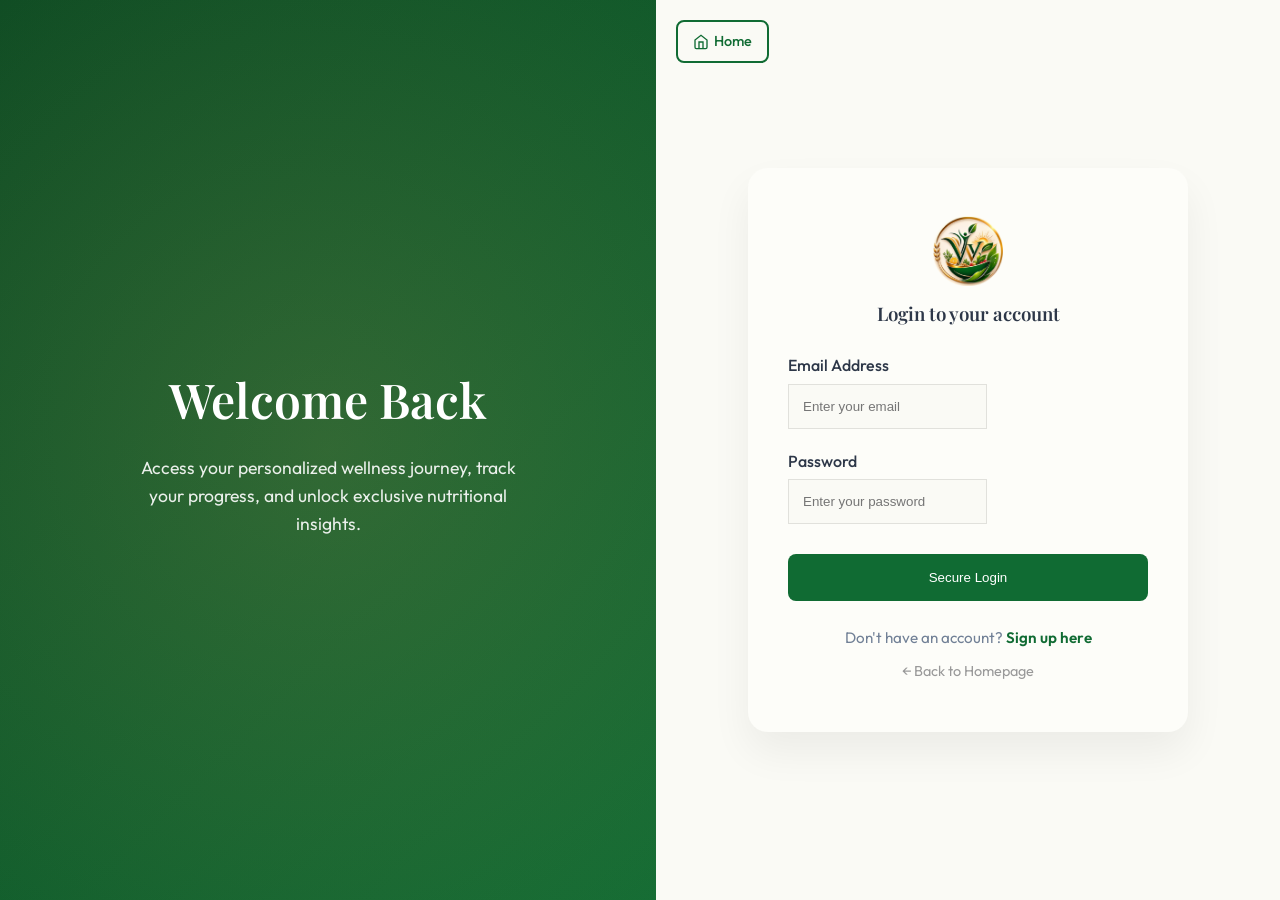
<file: admin.html>
<!DOCTYPE html>
<html lang="en">
<head>
    <meta charset="UTF-8">
    <meta name="viewport" content="width=device-width, initial-scale=1.0">
    <title>Admin Dashboard | Vedha Varshini Wellness</title>
    <link href="https://fonts.googleapis.com/css2?family=Outfit:wght@300;400;500;600;700&family=Playfair+Display:ital,wght@0,600;1,600&display=swap" rel="stylesheet">
    <link rel="icon" type="image/png" href="logo.png">
    <link rel="stylesheet" href="styles.css">
    <style>
        body { background-color: #f4f7f6; }
        .admin-container { max-width: 1200px; margin: 40px auto; padding: 20px; background: white; border-radius: 12px; box-shadow: 0 4px 15px rgba(0,0,0,0.05); }
        table { width: 100%; border-collapse: collapse; margin-top: 20px; }
        th, td { padding: 15px; text-align: left; border-bottom: 1px solid #eee; }
        th { background-color: #f9f9f9; color: #555; font-weight: 600; }
        .alert-box { background-color: #fff3cd; color: #856404; padding: 15px; border-radius: 8px; margin-bottom: 15px; border-left: 4px solid #ffeeba; }
    </style>
</head>
<body>
    <div class="admin-container">
        <div style="display: flex; justify-content: space-between; align-items: center;">
            <h1 style="color: #106B33;">Admin Dashboard (Static View)</h1>
            <a href="login.html" class="btn btn-outline">Logout</a>
        </div>
        
        <div id="alertsContainer" style="margin-top: 30px;">
            <h3>Needs Attention</h3>
            <div class="alert-box">
                <strong>Warning:</strong> John Doe's Premium Plan is expiring in 2 days! (2026-08-15)
            </div>
        </div>

        <h3 style="margin-top: 40px;">All Subscribers</h3>
        <table>
            <thead>
                <tr>
                    <th>Name</th>
                    <th>Email</th>
                    <th>Plan</th>
                    <th>Status</th>
                    <th>Expiry Date</th>
                    <th>Action</th>
                </tr>
            </thead>
            <tbody id="usersTableBody">
                <!-- Dynamically populated -->
            </tbody>
        </table>

        <!-- Manage Plans Section -->
        <hr style="margin: 50px 0; border: none; border-top: 1px solid #ddd;">
        
        <h3 style="color: #106B33;">Manage Subscription Plans</h3>
        
        <div style="background: #FAFAF5; padding: 20px; border-radius: 8px; margin-top: 20px; border: 1px solid #eee;">
            <h4>Create New Plan</h4>
            <form id="createPlanForm" style="display: flex; gap: 15px; align-items: flex-end; margin-top: 15px; flex-wrap: wrap;">
                <div class="form-group" style="flex: 1; min-width: 200px;">
                    <label>Plan Name</label>
                    <input type="text" id="newPlanName" required placeholder="e.g. Basic Plan" style="width: 100%; padding: 10px;">
                </div>
                <div class="form-group" style="flex: 1; min-width: 150px;">
                    <label>Price (₹)</label>
                    <input type="number" id="newPlanPrice" required placeholder="1999" style="width: 100%; padding: 10px;">
                </div>
                <div class="form-group" style="flex: 2; min-width: 250px;">
                    <label>Features (comma separated)</label>
                    <input type="text" id="newPlanFeatures" required placeholder="Feature 1, Feature 2" style="width: 100%; padding: 10px;">
                </div>
                <button type="submit" class="btn btn-primary" style="padding: 10px 20px;">Save Plan</button>
            </form>
        </div>

        <table style="margin-top: 20px;">
            <thead>
                <tr>
                    <th>Plan Name</th>
                    <th>Price</th>
                    <th>Features</th>
                    <th>Action</th>
                </tr>
            </thead>
            <tbody id="plansTableBody">
                <!-- Dynamically populated -->
            </tbody>
        </table>
    </div>

    <script>
        document.addEventListener('DOMContentLoaded', () => {
            // Protect admin route
            const currentUser = JSON.parse(sessionStorage.getItem('currentUser'));
            if (!currentUser || currentUser.role !== 'admin') {
                window.location.href = 'login.html';
                return;
            }

            const tbody = document.getElementById('usersTableBody');
            let users = JSON.parse(localStorage.getItem('users')) || [];

            if (users.length === 0) {
                tbody.innerHTML = '<tr><td colspan="6" style="text-align:center;">No users registered yet.</td></tr>';
                return;
            }

            users.forEach(user => {
                const tr = document.createElement('tr');
                tr.innerHTML = `
                    <td>${user.name}</td>
                    <td>${user.email}</td>
                    <td>${user.plan}</td>
                    <td style="color: ${user.status === 'ACTIVE' ? 'green' : 'orange'};">${user.status}</td>
                    <td>${user.expiryDate}</td>
                    <td><button class="btn btn-outline" style="padding: 5px 10px; font-size: 0.8rem;" onclick="alert('Static HTML view. Database disabled.')">Edit</button></td>
                `;
                tbody.appendChild(tr);
            });

            // Initialize default plans if none exist
            let plans = JSON.parse(localStorage.getItem('plans'));
            if (!plans) {
                plans = [
                    { id: 1, name: 'Basic Plan', price: 1999, features: ['Basic preventive wellness.'], isPopular: false },
                    { id: 2, name: 'Premium Plan', price: 3999, features: ['Advanced tracking and coaching.'], isPopular: true },
                    { id: 3, name: 'Elite Plan', price: 5999, features: ['Full access and personalized meal plans.'], isPopular: false }
                ];
                localStorage.setItem('plans', JSON.stringify(plans));
            }

            // Render Plans
            const plansTbody = document.getElementById('plansTableBody');
            const renderPlans = () => {
                plansTbody.innerHTML = '';
                let currentPlans = JSON.parse(localStorage.getItem('plans')) || [];
                currentPlans.forEach(plan => {
                    const tr = document.createElement('tr');
                    tr.innerHTML = `
                        <td><strong>${plan.name}</strong> ${plan.isPopular ? '<span style="color:orange; font-size:0.8rem;">(Popular)</span>' : ''}</td>
                        <td>₹${plan.price}/mo</td>
                        <td><small>${plan.features.join(', ')}</small></td>
                        <td><button class="btn btn-outline delete-plan-btn" data-id="${plan.id}" style="padding: 5px 10px; font-size: 0.8rem; border-color: red; color: red;">Delete</button></td>
                    `;
                    plansTbody.appendChild(tr);
                });

                // Attach delete events
                document.querySelectorAll('.delete-plan-btn').forEach(btn => {
                    btn.addEventListener('click', (e) => {
                        const id = parseInt(e.target.getAttribute('data-id'));
                        let updatedPlans = currentPlans.filter(p => p.id !== id);
                        localStorage.setItem('plans', JSON.stringify(updatedPlans));
                        renderPlans();
                    });
                });
            };
            renderPlans();

            // Create new plan
            document.getElementById('createPlanForm').addEventListener('submit', (e) => {
                e.preventDefault();
                let currentPlans = JSON.parse(localStorage.getItem('plans')) || [];
                const newPlan = {
                    id: Date.now(),
                    name: document.getElementById('newPlanName').value,
                    price: document.getElementById('newPlanPrice').value,
                    features: document.getElementById('newPlanFeatures').value.split(',').map(f => f.trim()),
                    isPopular: false
                };
                currentPlans.push(newPlan);
                localStorage.setItem('plans', JSON.stringify(currentPlans));
                renderPlans();
                e.target.reset();
            });

        });
    </script>
</body>
</html>
</file>
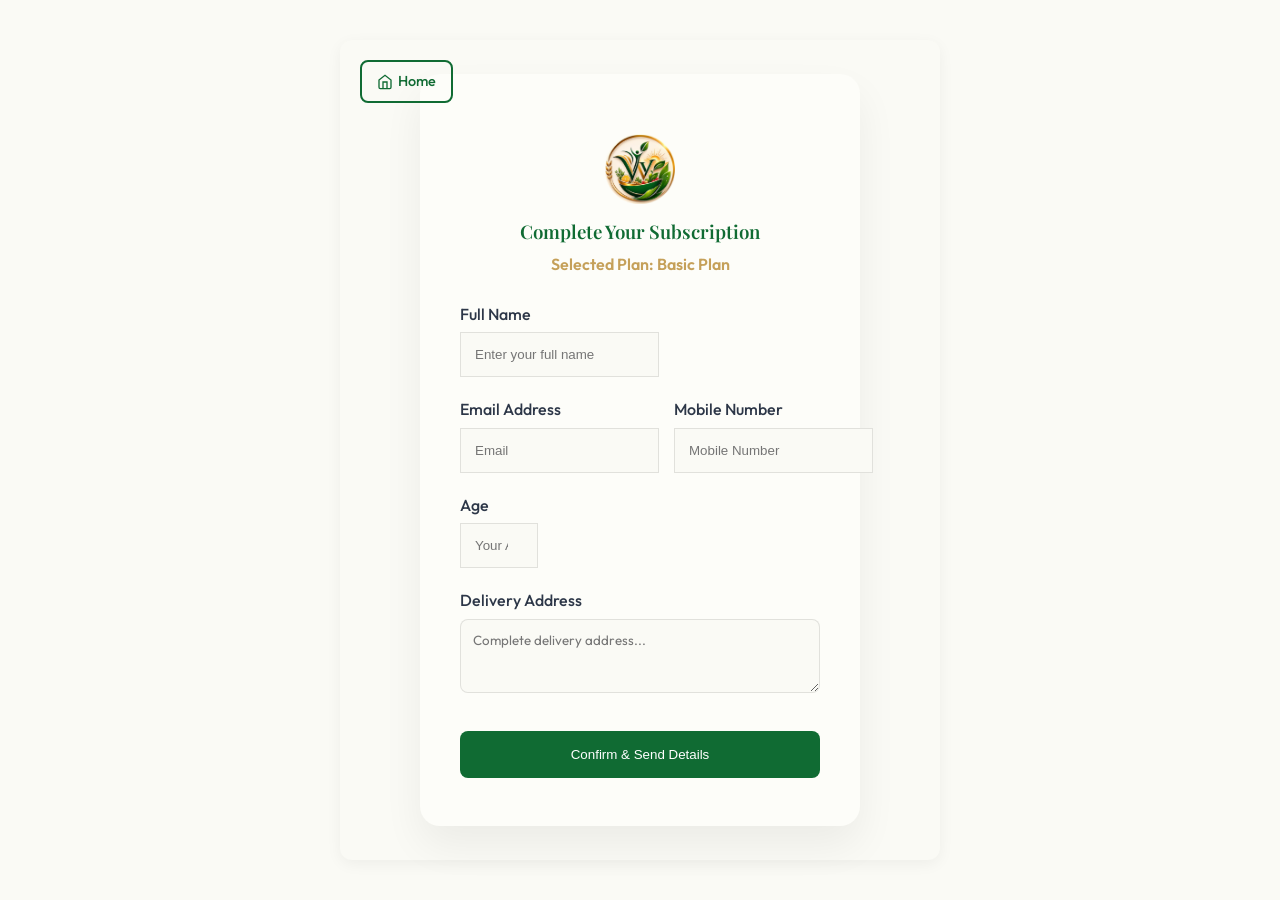
<file: checkout.html>
<!DOCTYPE html>
<html lang="en">
<head>
    <meta charset="UTF-8">
    <meta name="viewport" content="width=device-width, initial-scale=1.0">
    <title>Checkout | Vedha Varshini Wellness</title>
    <link href="https://fonts.googleapis.com/css2?family=Outfit:wght@300;400;500;600;700&family=Playfair+Display:ital,wght@0,600;1,600&display=swap" rel="stylesheet">
    <link rel="icon" type="image/png" href="logo.png">
    <link rel="stylesheet" href="styles.css">
</head>
<body class="auth-layout" style="background-color: #FAFAF5;">
    <div class="auth-form-side" style="width: 100%; max-width: 600px; margin: 40px auto; border-radius: 12px; box-shadow: 0 4px 15px rgba(0,0,0,0.05); position: relative;">
        <a href="index.html" class="btn btn-outline" style="position: absolute; top: 20px; left: 20px; padding: 8px 15px; font-size: 0.9rem; display: flex; align-items: center; gap: 5px;">
            <svg width="16" height="16" viewBox="0 0 24 24" fill="none" stroke="currentColor" stroke-width="2"><path d="M3 9l9-7 9 7v11a2 2 0 0 1-2 2H5a2 2 0 0 1-2-2z"></path><polyline points="9 22 9 12 15 12 15 22"></polyline></svg> Home
        </a>
        <div class="auth-form-container" style="padding-top: 60px;">
            <div style="text-align: center; margin-bottom: 1.5rem;">
                <img src="logo.png" alt="Vedha Varshini Wellness Logo" style="height: 70px; margin-bottom: 5px;">
                <h3 style="color: var(--color-primary); font-family: var(--font-heading);">Complete Your Subscription</h3>
                <p id="selectedPlanText" style="color: var(--color-secondary); font-weight: 600; margin-top: 5px;">Selected Plan: </p>
            </div>

            <form id="checkoutForm">
                <div class="form-group">
                    <label for="name">Full Name</label>
                    <input type="text" id="name" required placeholder="Enter your full name">
                </div>
                
                <div style="display: flex; gap: 15px;">
                    <div class="form-group" style="flex: 1;">
                        <label for="email">Email Address</label>
                        <input type="email" id="email" required placeholder="Email">
                    </div>
                    <div class="form-group" style="flex: 1;">
                        <label for="phone">Mobile Number</label>
                        <input type="tel" id="phone" required placeholder="Mobile Number">
                    </div>
                </div>

                <div class="form-group">
                    <label for="age">Age</label>
                    <input type="number" id="age" required placeholder="Your Age" min="10" max="100">
                </div>

                <div class="form-group">
                    <label for="address">Delivery Address</label>
                    <textarea id="address" rows="3" required placeholder="Complete delivery address..." style="width: 100%; padding: 12px; border: 1px solid rgba(0,0,0,0.1); border-radius: 8px; background: #FAFAF5; font-family: inherit; resize: vertical;"></textarea>
                </div>

                <button type="submit" id="submitBtn" class="btn btn-primary w-full" style="margin-top: 10px; padding: 14px;">Confirm & Send Details</button>
            </form>
        </div>
    </div>

    <script>
        document.addEventListener('DOMContentLoaded', () => {
            const urlParams = new URLSearchParams(window.location.search);
            const plan = urlParams.get('plan') || 'Basic Plan';
            document.getElementById('selectedPlanText').textContent = `Selected Plan: ${plan}`;

            document.getElementById('checkoutForm').addEventListener('submit', function(e) {
                e.preventDefault();
                const btn = document.getElementById('submitBtn');
                btn.textContent = 'Processing...';
                btn.disabled = true;

                const name = document.getElementById('name').value;
                const email = document.getElementById('email').value;
                const phone = document.getElementById('phone').value;
                const age = document.getElementById('age').value;
                const address = document.getElementById('address').value;

                setTimeout(() => {
                    // Save to localStorage so admin can see
                    let users = JSON.parse(localStorage.getItem('users')) || [];
                    const newUser = {
                        id: Date.now(),
                        name: name,
                        email: email,
                        phone: phone,
                        age: age,
                        address: address,
                        role: 'user',
                        status: 'PENDING',
                        plan: plan,
                        expiryDate: '-'
                    };
                    users.push(newUser);
                    localStorage.setItem('users', JSON.stringify(users));

                    // Generate mailto link
                    const subject = encodeURIComponent(`New Subscription Request: ${plan} - ${name}`);
                    const body = encodeURIComponent(`Hello Vedha Varshini Wellness,\n\nI would like to subscribe to the ${plan}.\n\nHere are my details:\nName: ${name}\nEmail: ${email}\nMobile: ${phone}\nAge: ${age}\nDelivery Address: ${address}\n\nPlease contact me for the next steps.\n\nThank you.`);
                    
                    window.location.href = `mailto:support@vedhavarshini.com?subject=${subject}&body=${body}`;

                    alert("Subscription details saved! Opening your email app to send details to support.");
                    
                    btn.textContent = 'Confirm & Send Details';
                    btn.disabled = false;
                    document.getElementById('checkoutForm').reset();
                }, 800);
            });
        });
    </script>
</body>
</html>
</file>
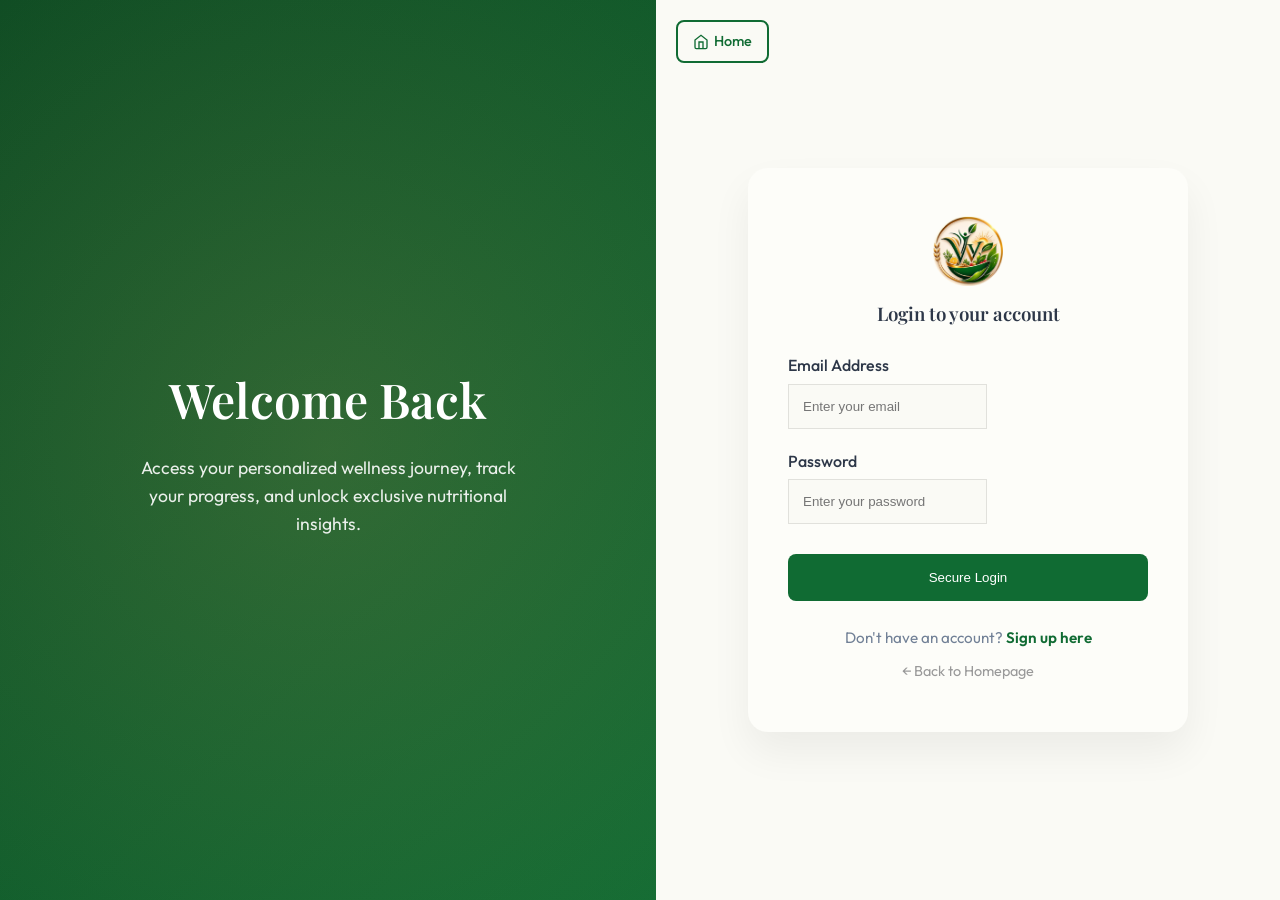
<file: dashboard.html>
<!DOCTYPE html>
<html lang="en">
<head>
    <meta charset="UTF-8">
    <meta name="viewport" content="width=device-width, initial-scale=1.0">
    <title>Customer Dashboard | Vedha Varshini Wellness</title>
    <link href="https://fonts.googleapis.com/css2?family=Outfit:wght@300;400;500;600;700&family=Playfair+Display:ital,wght@0,600;1,600&display=swap" rel="stylesheet">
    <link rel="icon" type="image/png" href="logo.png">
    <link rel="stylesheet" href="styles.css">
    <style>
        body { background-color: #FAFAF5; }
        .dashboard-container { max-width: 900px; margin: 40px auto; padding: 30px; background: white; border-radius: 12px; box-shadow: 0 4px 15px rgba(0,0,0,0.05); }
        .subscription-card { border: 1px solid #eee; padding: 20px; border-radius: 8px; margin-top: 20px; }
        .status-active { color: green; font-weight: bold; }
    </style>
</head>
<body>
    <div class="dashboard-container">
        <div style="display: flex; justify-content: space-between; align-items: center; margin-bottom: 30px;">
            <h1 style="color: #106B33;">My Dashboard</h1>
            <a href="login.html" class="btn btn-outline">Logout</a>
        </div>
        
        <h3 id="welcomeMessage">Your Current Subscription</h3>
        <div class="subscription-card" id="subCard">
            <h2 id="planName">Premium Plan</h2>
            <p>Status: <span class="status-active" id="planStatus">ACTIVE</span></p>
            <p>Start Date: <strong id="startDate">2026-07-01</strong></p>
            <p>End Date: <strong id="endDate">2026-12-31</strong></p>
        </div>
        
        <p style="margin-top: 30px; color: #666;">Note: This is the simulated LocalStorage version of the dashboard.</p>
    </div>

    <script>
        document.addEventListener('DOMContentLoaded', () => {
            const currentUser = JSON.parse(sessionStorage.getItem('currentUser'));
            if (!currentUser) {
                window.location.href = 'login.html';
                return;
            }

            document.getElementById('welcomeMessage').textContent = `Welcome, ${currentUser.name}!`;

            if (currentUser.plan && currentUser.plan !== 'None') {
                document.getElementById('planName').textContent = currentUser.plan;
                document.getElementById('planStatus').textContent = currentUser.status;
                document.getElementById('startDate').textContent = '-';
                document.getElementById('endDate').textContent = currentUser.expiryDate;
            } else {
                document.getElementById('subCard').innerHTML = `
                    <h2>No Active Plan</h2>
                    <p>You have not subscribed to any plan yet.</p>
                    <a href="index.html#subscriptions" class="btn btn-primary" style="margin-top: 15px; display: inline-block;">View Plans</a>
                `;
            }
        });
    </script>
</body>
</html>
</file>
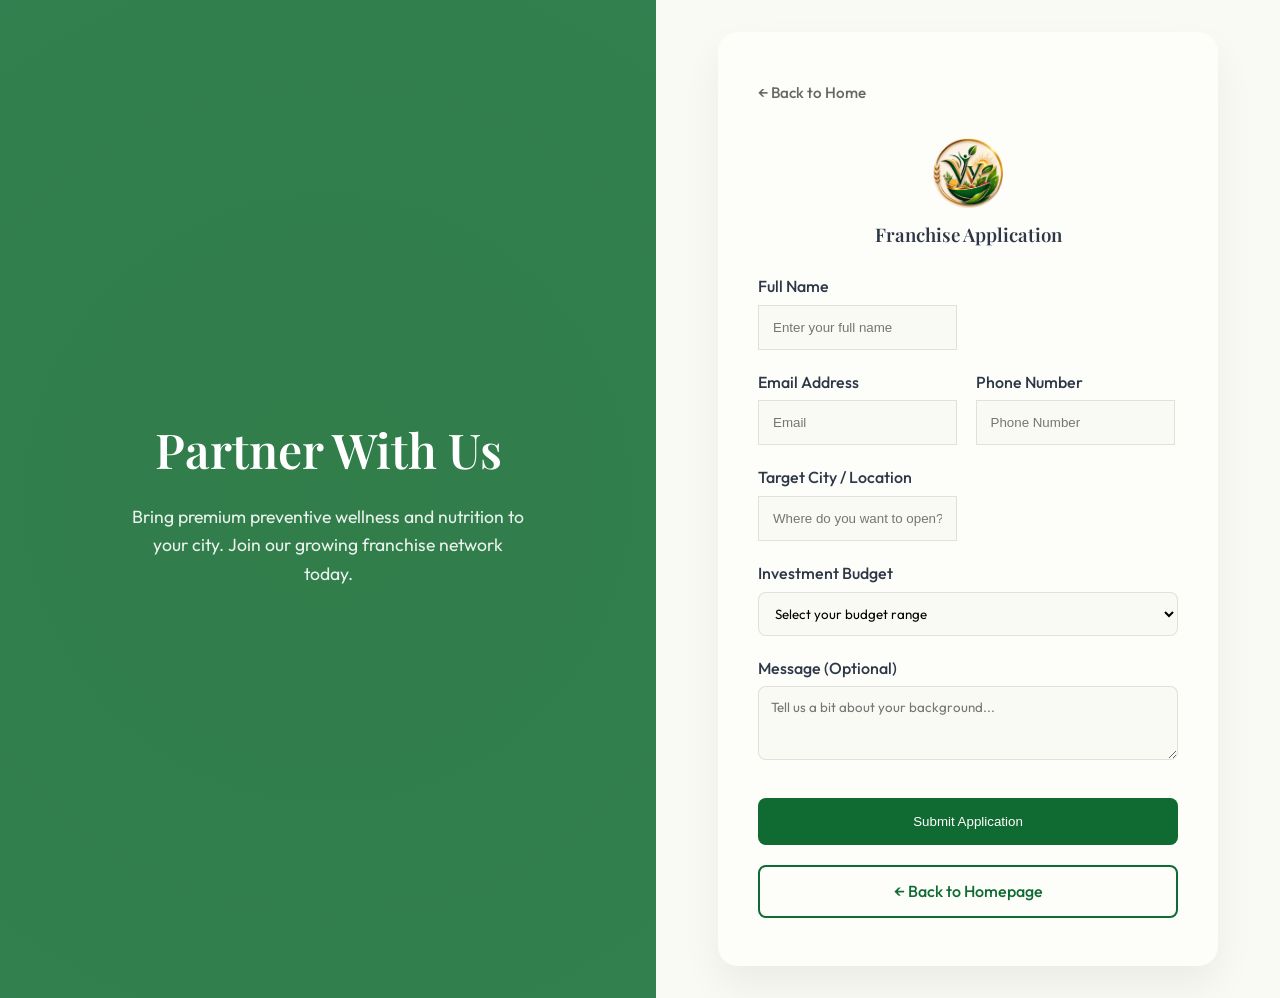
<file: franchise.html>
<!DOCTYPE html>
<html lang="en">
<head>
    <meta charset="UTF-8">
    <meta name="viewport" content="width=device-width, initial-scale=1.0">
    <title>Franchise Application | Vedha Varshini Wellness</title>
    <link href="https://fonts.googleapis.com/css2?family=Outfit:wght@300;400;500;600;700&family=Playfair+Display:ital,wght@0,600;1,600&display=swap" rel="stylesheet">
    <link rel="icon" type="image/png" href="logo.png">
    <link rel="stylesheet" href="styles.css">
</head>
<body class="auth-layout">
    <div class="auth-visual" style="background: url('https://images.unsplash.com/photo-1600880292203-757bb62b4baf?auto=format&fit=crop&q=80') center/cover; position: relative;">
        <div style="position: absolute; top:0; left:0; width:100%; height:100%; background: rgba(16, 107, 51, 0.85);"></div>
        <div class="auth-visual-content">
            <h2>Partner With Us</h2>
            <p>Bring premium preventive wellness and nutrition to your city. Join our growing franchise network today.</p>
        </div>
    </div>
    <div class="auth-form-side">
        <div class="auth-form-container" style="max-width: 500px; position: relative;">
            <div style="text-align: left; margin-bottom: 2rem;">
                <a href="index.html" style="color: #666; text-decoration: none; font-size: 0.95rem; font-weight: 500; display: inline-flex; align-items: center; gap: 5px;">
                    &larr; Back to Home
                </a>
            </div>
            <div style="text-align: center; margin-bottom: 1.5rem;">
                <a href="index.html" style="text-decoration: none; display: inline-block;">
                    <img src="logo.png" alt="Vedha Varshini Wellness Logo" style="height: 70px; margin-bottom: 5px; transition: transform 0.3s ease;" onmouseover="this.style.transform='scale(1.05)'" onmouseout="this.style.transform='scale(1)'">
                    <h3 style="color: var(--color-text);">Franchise Application</h3>
                </a>
            </div>
            
            <form id="franchiseForm">
                <div class="form-group">
                    <label for="name">Full Name</label>
                    <input type="text" id="name" name="name" required placeholder="Enter your full name">
                </div>
                
                <div style="display: flex; gap: 15px;">
                    <div class="form-group" style="flex: 1;">
                        <label for="email">Email Address</label>
                        <input type="email" id="email" name="email" required placeholder="Email">
                    </div>
                    <div class="form-group" style="flex: 1;">
                        <label for="phone">Phone Number</label>
                        <input type="text" id="phone" name="phone" required placeholder="Phone Number">
                    </div>
                </div>

                <div class="form-group">
                    <label for="city">Target City / Location</label>
                    <input type="text" id="city" name="city" required placeholder="Where do you want to open?">
                </div>

                <div class="form-group">
                    <label for="investment">Investment Budget</label>
                    <select id="investment" name="investment" style="width: 100%; padding: 12px; border: 1px solid rgba(0,0,0,0.1); border-radius: 8px; background: #FAFAF5; font-family: inherit;">
                        <option value="">Select your budget range</option>
                        <option value="5L - 10L">₹5 Lakhs - ₹10 Lakhs</option>
                        <option value="10L - 25L">₹10 Lakhs - ₹25 Lakhs</option>
                        <option value="25L+">Above ₹25 Lakhs</option>
                    </select>
                </div>

                <div class="form-group">
                    <label for="message">Message (Optional)</label>
                    <textarea id="message" name="message" rows="3" placeholder="Tell us a bit about your background..." style="width: 100%; padding: 12px; border: 1px solid rgba(0,0,0,0.1); border-radius: 8px; background: #FAFAF5; font-family: inherit; resize: vertical;"></textarea>
                </div>

                <button type="submit" id="submitBtn" class="btn btn-primary w-full" style="margin-top: 10px; padding: 14px;">Submit Application</button>
            </form>
            
            <div style="margin-top: 20px; text-align: center;">
                <a href="index.html" class="btn btn-outline w-full" style="display:flex; justify-content:center; align-items:center; gap:8px;">
                    &larr; Back to Homepage
                </a>
            </div>
        </div>
    </div>

    <script>
        document.getElementById('franchiseForm').addEventListener('submit', function(e) {
            e.preventDefault();
            const btn = document.getElementById('submitBtn');
            btn.textContent = 'Sending...';
            btn.disabled = true;
            
            setTimeout(() => {
                alert("Application submitted successfully! (Static HTML Version)");
                document.getElementById('franchiseForm').reset();
                btn.textContent = 'Submit Application';
                btn.disabled = false;
            }, 800);
        });
    </script>
</body>
</html>
</file>
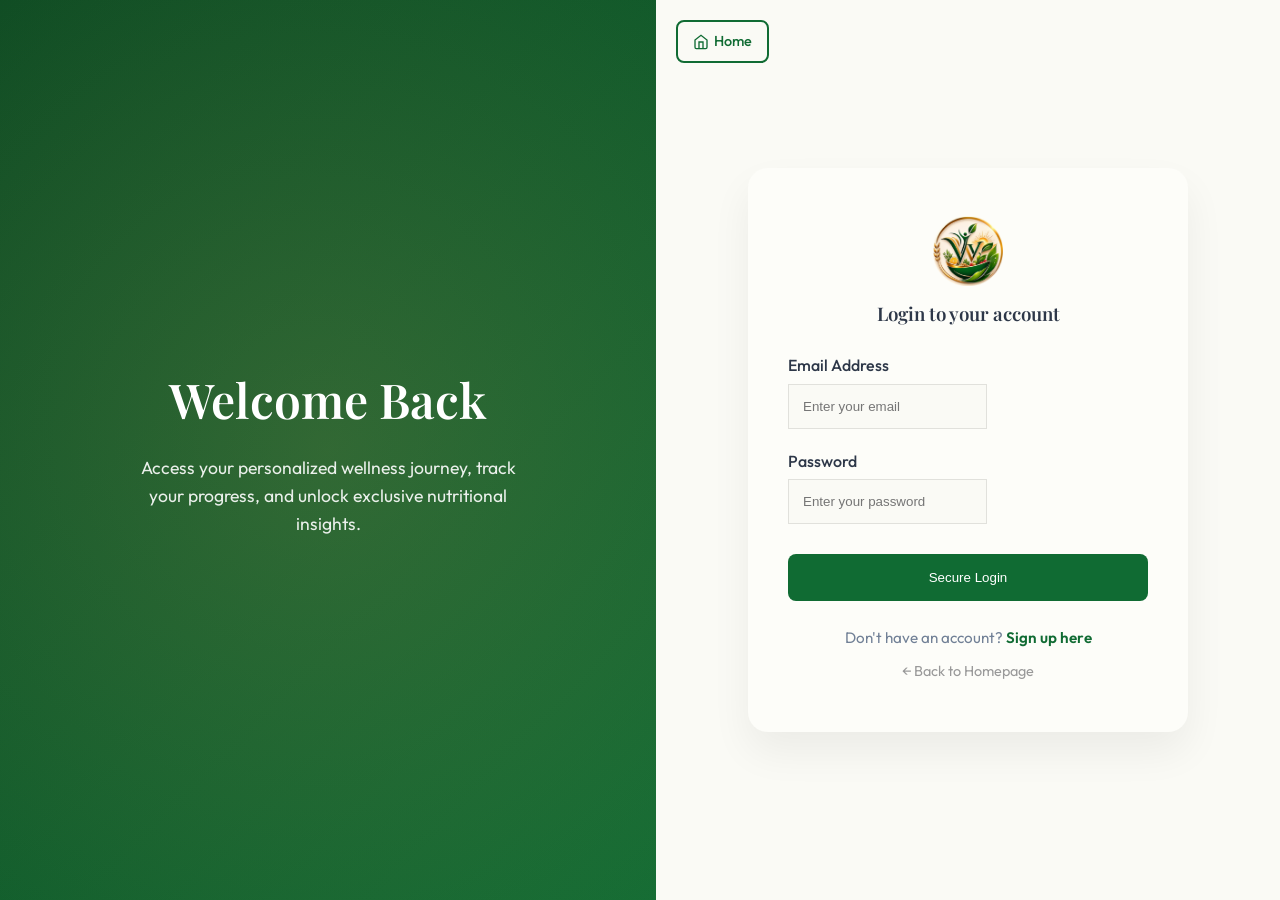
<file: login.html>
<!DOCTYPE html>
<html lang="en">
<head>
    <meta charset="UTF-8">
    <meta name="viewport" content="width=device-width, initial-scale=1.0">
    <title>Login | Vedha Varshini Wellness</title>
    <link href="https://fonts.googleapis.com/css2?family=Outfit:wght@300;400;500;600;700&family=Playfair+Display:ital,wght@0,600;1,600&display=swap" rel="stylesheet">
    <link rel="icon" type="image/png" href="logo.png">
    <link rel="stylesheet" href="styles.css">
</head>
<body class="auth-layout">
    <div class="auth-visual">
        <div class="auth-visual-content">
            <h2>Welcome Back</h2>
            <p>Access your personalized wellness journey, track your progress, and unlock exclusive nutritional insights.</p>
        </div>
    </div>
    <div class="auth-form-side" style="position: relative;">
        <a href="index.html" class="btn btn-outline" style="position: absolute; top: 20px; left: 20px; padding: 8px 15px; font-size: 0.9rem; display: flex; align-items: center; gap: 5px;">
            <svg width="16" height="16" viewBox="0 0 24 24" fill="none" stroke="currentColor" stroke-width="2"><path d="M3 9l9-7 9 7v11a2 2 0 0 1-2 2H5a2 2 0 0 1-2-2z"></path><polyline points="9 22 9 12 15 12 15 22"></polyline></svg> Home
        </a>
        <div class="auth-form-container">
            <div style="text-align: center; margin-bottom: 1.5rem;">
                <img src="logo.png" alt="Vedha Varshini Wellness Logo" style="height: 70px; margin-bottom: 5px;">
                <h3 style="color: var(--color-text);">Login to your account</h3>
            </div>

            <div id="errorMsg" class="error-msg"></div>
            <form id="loginForm">
                <div class="form-group">
                    <label for="email">Email Address</label>
                    <input type="email" id="email" name="email" required placeholder="Enter your email">
                </div>
                <div class="form-group">
                    <label for="password">Password</label>
                    <input type="password" id="password" name="password" required placeholder="Enter your password">
                </div>
                <button type="submit" class="btn btn-primary w-full" style="margin-top: 10px; padding: 14px;">Secure Login</button>
            </form>

            <p style="margin-top: 25px; text-align: center; font-size: 0.95rem; color: var(--color-text-light);">
                Don't have an account? <a href="register.html" style="color: var(--color-primary); font-weight: 600;">Sign up here</a>
            </p>
            <p style="margin-top: 10px; text-align: center; font-size: 0.9rem;">
                <a href="index.html" style="color: #999;">&larr; Back to Homepage</a>
            </p>
        </div>
    </div>

    <script>
        document.getElementById('loginForm').addEventListener('submit', function(e) {
            e.preventDefault();
            const email = document.getElementById('email').value;
            const password = document.getElementById('password').value;
            const errorMsg = document.getElementById('errorMsg');
            const btn = document.querySelector('button[type="submit"]');
            
            btn.textContent = 'Authenticating...';
            btn.disabled = true;
            
            // LocalStorage Backend Simulation
            setTimeout(() => {
                let users = JSON.parse(localStorage.getItem('users')) || [];

                if (email === 'admin@vedhavarshini.com' && password === 'admin123') {
                    // Log in as Admin
                    sessionStorage.setItem('currentUser', JSON.stringify({role: 'admin', name: 'Admin'}));
                    window.location.href = 'admin.html';
                } else {
                    // Check against registered users
                    const matchedUser = users.find(u => u.email === email && u.password === password);
                    
                    if (matchedUser) {
                        sessionStorage.setItem('currentUser', JSON.stringify(matchedUser));
                        window.location.href = 'dashboard.html';
                    } else {
                        errorMsg.textContent = 'Invalid credentials';
                        errorMsg.style.display = 'block';
                        btn.textContent = 'Secure Login';
                        btn.disabled = false;
                    }
                }
            }, 800);
        });
    </script>
</body>
</html>
</file>
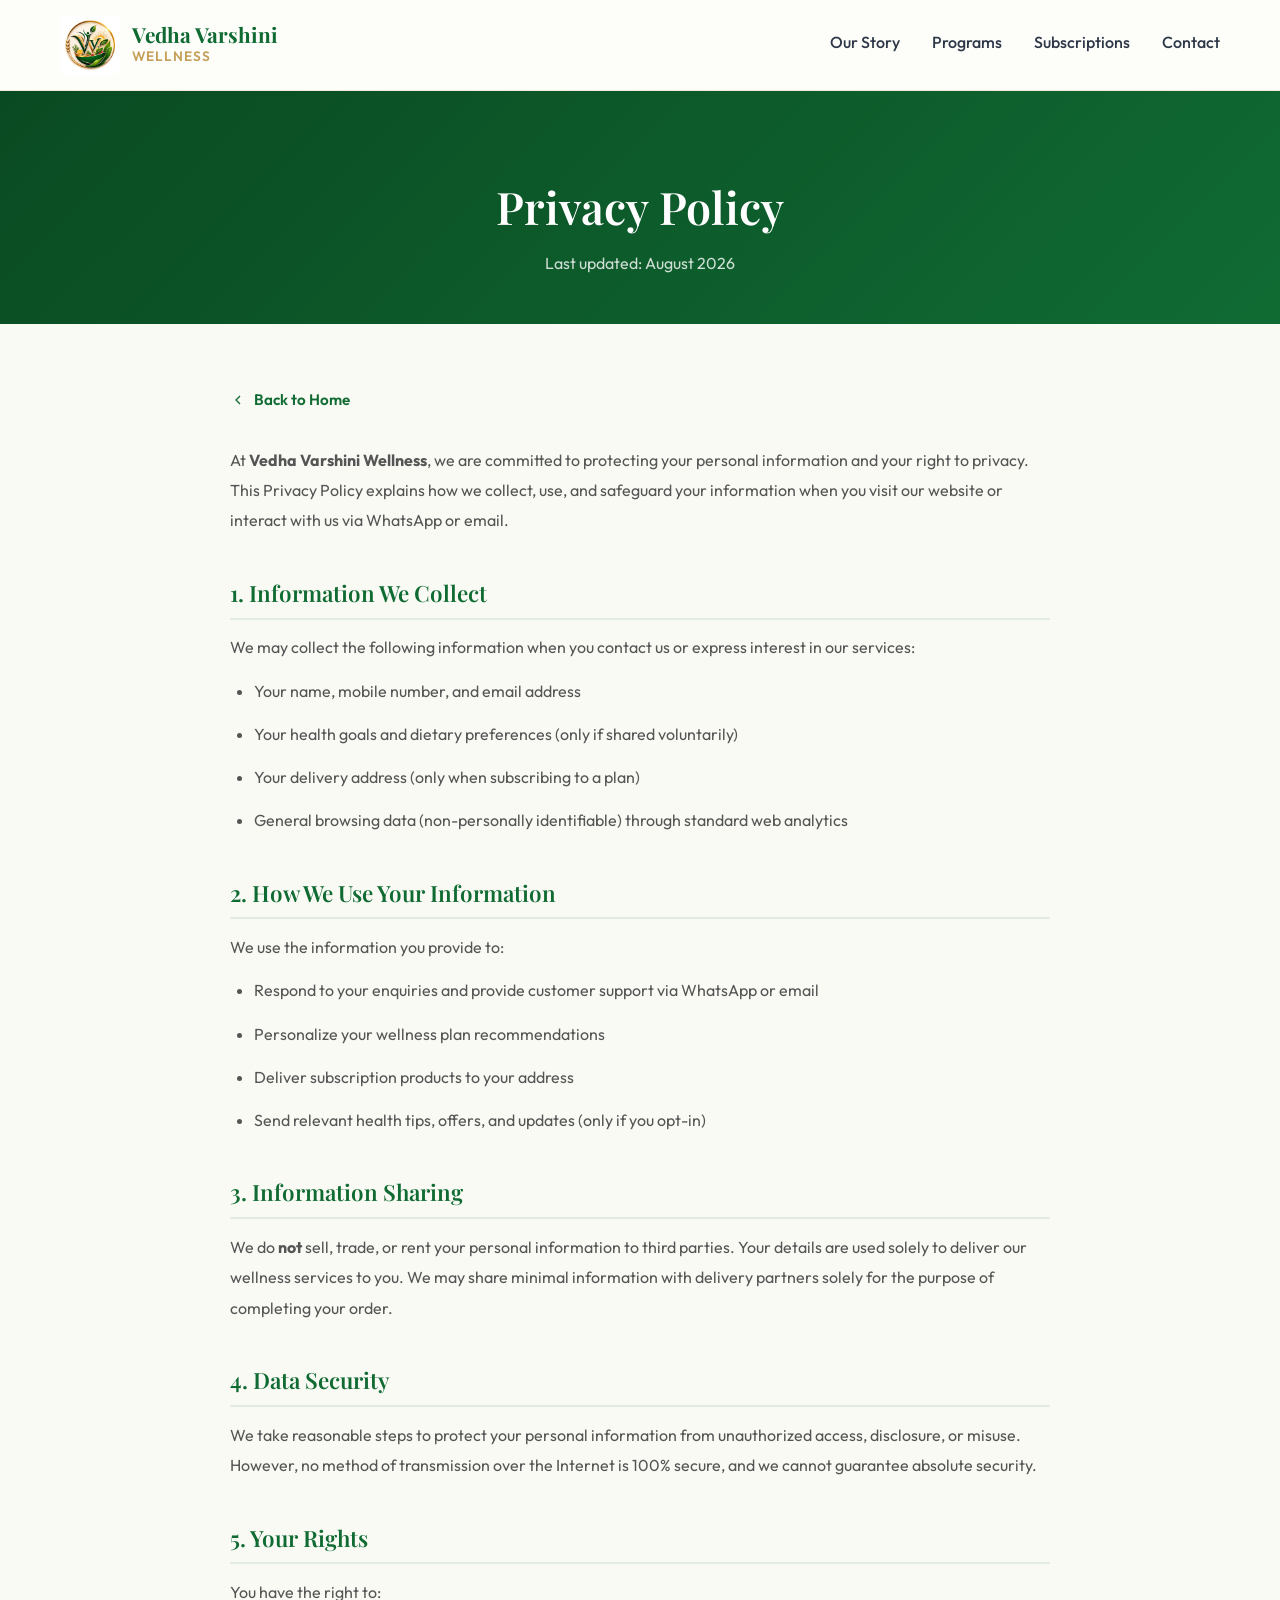
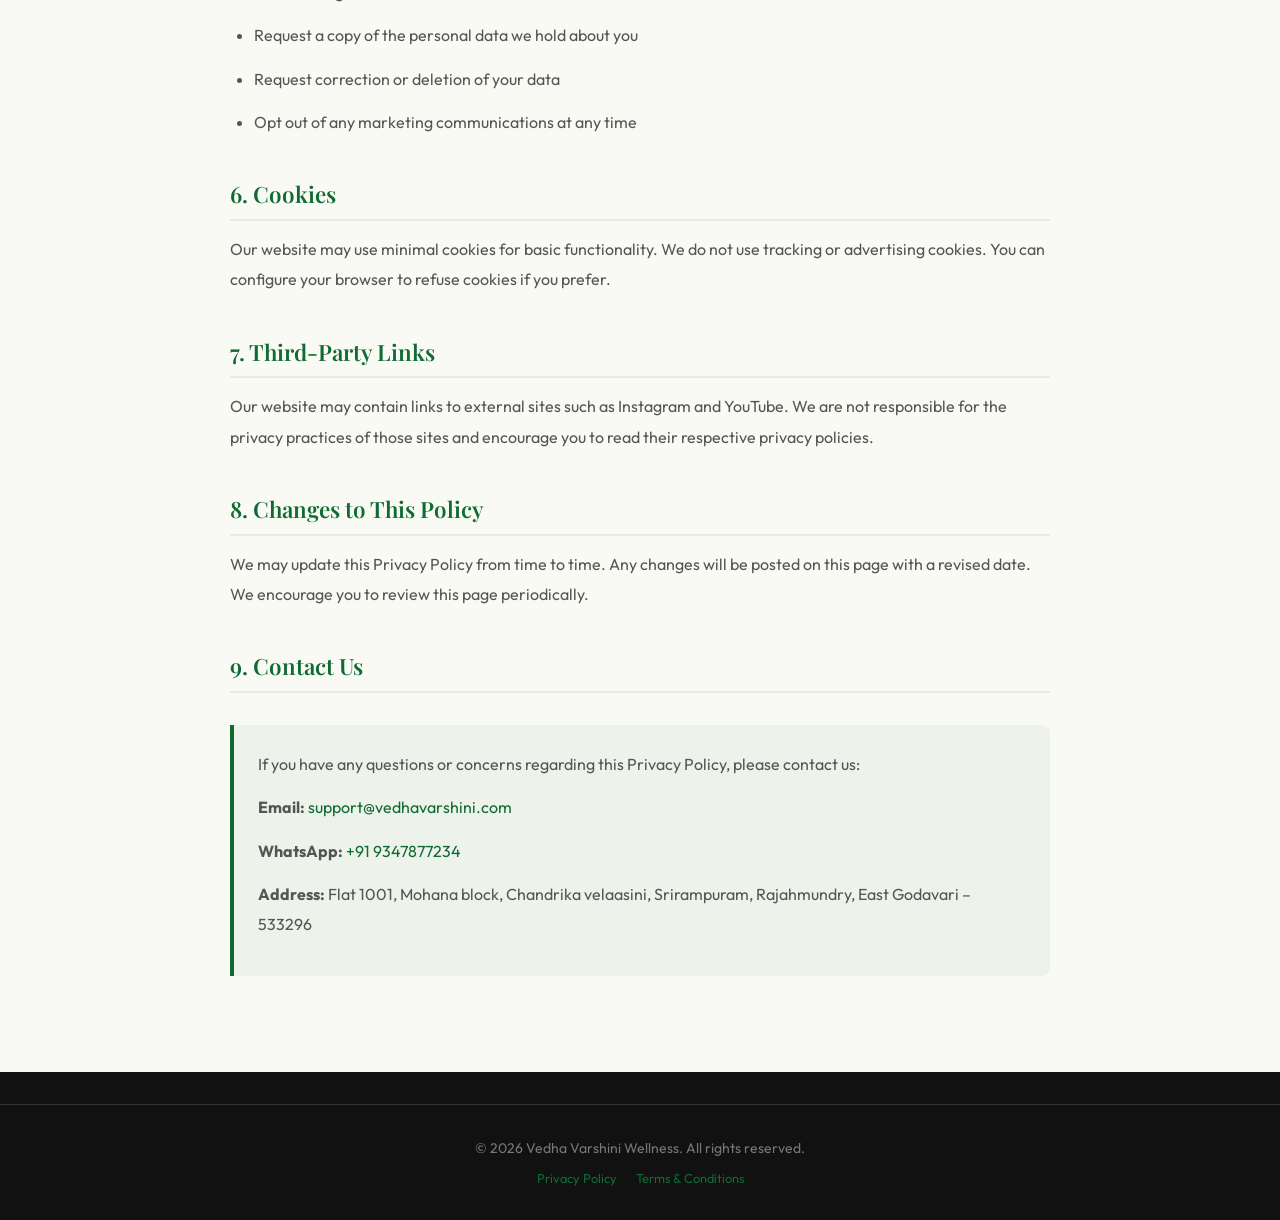
<file: privacy-policy.html>
<!DOCTYPE html>
<html lang="en">
<head>
    <meta charset="UTF-8">
    <meta name="viewport" content="width=device-width, initial-scale=1.0">
    <title>Privacy Policy | Vedha Varshini Wellness</title>
    <link href="https://fonts.googleapis.com/css2?family=Outfit:wght@300;400;500;600;700&family=Playfair+Display:ital,wght@0,600;1,600&display=swap" rel="stylesheet">
    <link rel="icon" type="image/png" href="logo.png">
    <link rel="stylesheet" href="styles.css">
    <style>
        .policy-hero {
            background: linear-gradient(135deg, var(--color-primary-dark) 0%, var(--color-primary) 100%);
            padding: 5rem 0 3rem;
            text-align: center;
            color: white;
        }
        .policy-hero h1 { color: white; font-size: 2.8rem; margin-bottom: 0.5rem; }
        .policy-hero p { color: rgba(255,255,255,0.8); font-size: 1rem; }
        .policy-body {
            max-width: 860px;
            margin: 0 auto;
            padding: 4rem 20px 6rem;
        }
        .policy-body h2 {
            font-size: 1.4rem;
            color: var(--color-primary);
            margin: 2.5rem 0 0.8rem;
            padding-bottom: 6px;
            border-bottom: 2px solid rgba(16,107,51,0.1);
        }
        .policy-body p, .policy-body li {
            color: #555;
            line-height: 1.9;
            font-size: 1rem;
            margin-bottom: 0.8rem;
        }
        .policy-body ul { padding-left: 1.5rem; }
        .policy-body ul li { list-style: disc; }
        .back-btn {
            display: inline-flex;
            align-items: center;
            gap: 8px;
            margin-bottom: 2rem;
            color: var(--color-primary);
            font-weight: 600;
            text-decoration: none;
            font-size: 0.95rem;
        }
        .back-btn:hover { text-decoration: underline; }
        .contact-box {
            background: rgba(16,107,51,0.05);
            border-left: 4px solid var(--color-primary);
            padding: 1.5rem;
            border-radius: 0 8px 8px 0;
            margin-top: 2rem;
        }
    </style>
</head>
<body>
    <!-- Navbar -->
    <nav class="navbar">
        <div class="nav-container container">
            <a href="index.html" class="nav-logo" style="display:flex;align-items:center;gap:12px;text-decoration:none;">
                <div style="background-color:var(--color-surface);padding:5px;border-radius:8px;display:flex;align-items:center;">
                    <img src="logo.png" alt="Vedha Varshini Wellness Logo" style="height:50px;">
                </div>
                <div style="display:flex;flex-direction:column;">
                    <span style="font-family:var(--font-heading);font-size:1.3rem;font-weight:700;color:var(--color-primary);line-height:1.1;">Vedha Varshini</span>
                    <span style="font-size:0.85rem;font-weight:600;color:var(--color-secondary);letter-spacing:1px;text-transform:uppercase;">Wellness</span>
                </div>
            </a>
            <div class="nav-links">
                <a href="index.html#about">Our Story</a>
                <a href="index.html#programs">Programs</a>
                <a href="index.html#subscriptions">Subscriptions</a>
                <a href="index.html#contact">Contact</a>
            </div>
            <button class="mobile-menu-btn" aria-label="Toggle menu">
                <svg width="28" height="28" viewBox="0 0 24 24" fill="none" stroke="currentColor" stroke-width="2"><line x1="3" y1="6" x2="21" y2="6"/><line x1="3" y1="12" x2="21" y2="12"/><line x1="3" y1="18" x2="21" y2="18"/></svg>
            </button>
        </div>
    </nav>

    <div class="policy-hero">
        <div class="container">
            <h1>Privacy Policy</h1>
            <p>Last updated: August 2026</p>
        </div>
    </div>

    <div class="policy-body container">
        <a href="index.html" class="back-btn">
            <svg width="16" height="16" viewBox="0 0 24 24" fill="none" stroke="currentColor" stroke-width="2"><polyline points="15 18 9 12 15 6"></polyline></svg>
            Back to Home
        </a>

        <p>At <strong>Vedha Varshini Wellness</strong>, we are committed to protecting your personal information and your right to privacy. This Privacy Policy explains how we collect, use, and safeguard your information when you visit our website or interact with us via WhatsApp or email.</p>

        <h2>1. Information We Collect</h2>
        <p>We may collect the following information when you contact us or express interest in our services:</p>
        <ul>
            <li>Your name, mobile number, and email address</li>
            <li>Your health goals and dietary preferences (only if shared voluntarily)</li>
            <li>Your delivery address (only when subscribing to a plan)</li>
            <li>General browsing data (non-personally identifiable) through standard web analytics</li>
        </ul>

        <h2>2. How We Use Your Information</h2>
        <p>We use the information you provide to:</p>
        <ul>
            <li>Respond to your enquiries and provide customer support via WhatsApp or email</li>
            <li>Personalize your wellness plan recommendations</li>
            <li>Deliver subscription products to your address</li>
            <li>Send relevant health tips, offers, and updates (only if you opt-in)</li>
        </ul>

        <h2>3. Information Sharing</h2>
        <p>We do <strong>not</strong> sell, trade, or rent your personal information to third parties. Your details are used solely to deliver our wellness services to you. We may share minimal information with delivery partners solely for the purpose of completing your order.</p>

        <h2>4. Data Security</h2>
        <p>We take reasonable steps to protect your personal information from unauthorized access, disclosure, or misuse. However, no method of transmission over the Internet is 100% secure, and we cannot guarantee absolute security.</p>

        <h2>5. Your Rights</h2>
        <p>You have the right to:</p>
        <ul>
            <li>Request a copy of the personal data we hold about you</li>
            <li>Request correction or deletion of your data</li>
            <li>Opt out of any marketing communications at any time</li>
        </ul>

        <h2>6. Cookies</h2>
        <p>Our website may use minimal cookies for basic functionality. We do not use tracking or advertising cookies. You can configure your browser to refuse cookies if you prefer.</p>

        <h2>7. Third-Party Links</h2>
        <p>Our website may contain links to external sites such as Instagram and YouTube. We are not responsible for the privacy practices of those sites and encourage you to read their respective privacy policies.</p>

        <h2>8. Changes to This Policy</h2>
        <p>We may update this Privacy Policy from time to time. Any changes will be posted on this page with a revised date. We encourage you to review this page periodically.</p>

        <h2>9. Contact Us</h2>
        <div class="contact-box">
            <p>If you have any questions or concerns regarding this Privacy Policy, please contact us:</p>
            <p><strong>Email:</strong> <a href="mailto:support@vedhavarshini.com" style="color:var(--color-primary);">support@vedhavarshini.com</a></p>
            <p><strong>WhatsApp:</strong> <a href="https://wa.me/919347877234?text=Hi%2C%20I%20have%20a%20question%20about%20your%20Privacy%20Policy." target="_blank" style="color:var(--color-primary);">+91 9347877234</a></p>
            <p><strong>Address:</strong> Flat 1001, Mohana block, Chandrika velaasini, Srirampuram, Rajahmundry, East Godavari – 533296</p>
        </div>
    </div>

    <footer class="footer" style="padding: 2rem 0;" id="contact">
        <div class="footer-bottom text-center">
            <p>&copy; 2026 Vedha Varshini Wellness. All rights reserved.</p>
            <p style="margin-top:0.5rem;font-size:0.8rem;color:#888;">
                <a href="privacy-policy.html" style="color:var(--color-primary);margin-right:1rem;">Privacy Policy</a>
                <a href="terms.html" style="color:var(--color-primary);">Terms &amp; Conditions</a>
            </p>
        </div>
    </footer>

    <script src="script.js"></script>
</body>
</html>
</file>
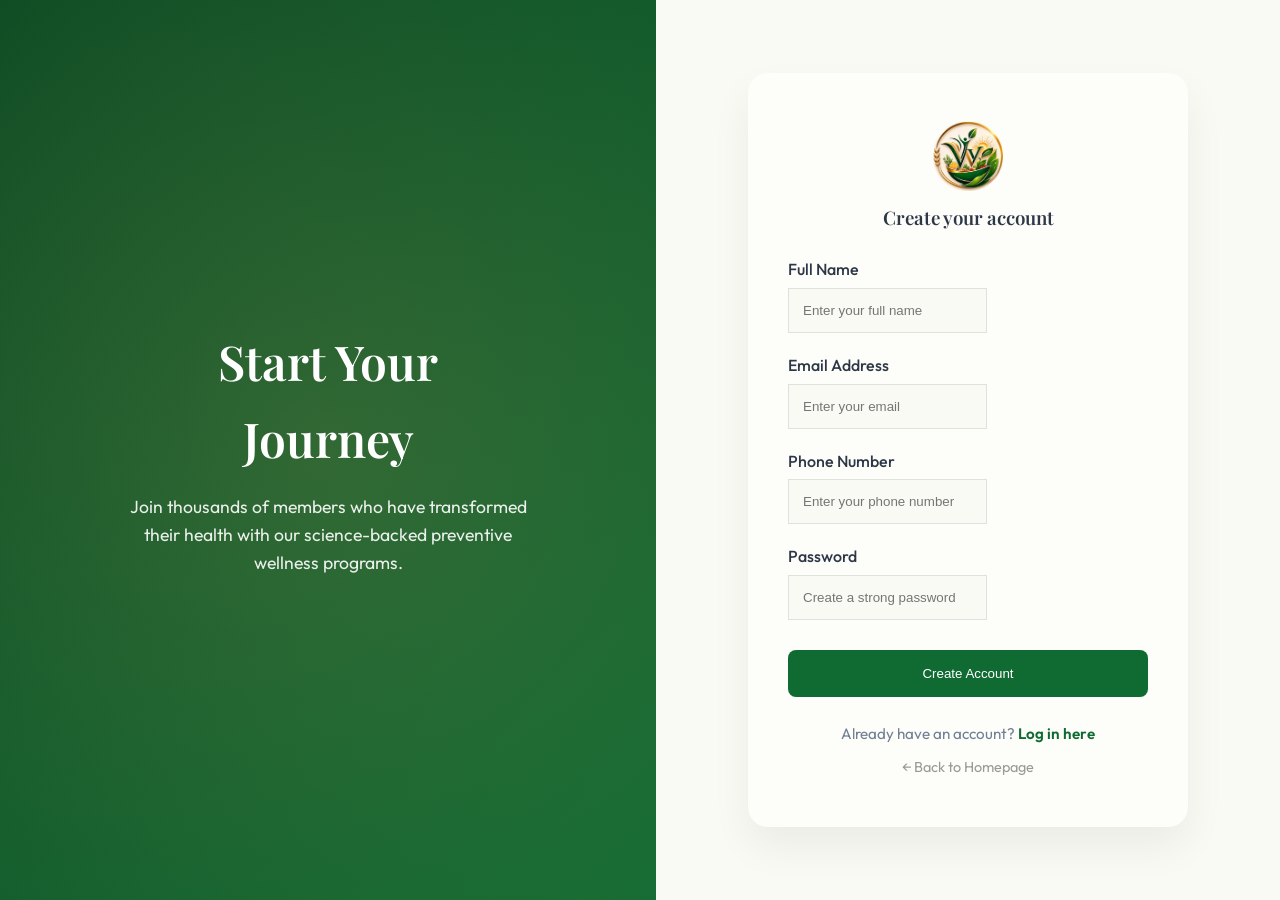
<file: register.html>
<!DOCTYPE html>
<html lang="en">
<head>
    <meta charset="UTF-8">
    <meta name="viewport" content="width=device-width, initial-scale=1.0">
    <title>Register | Vedha Varshini Wellness</title>
    <link href="https://fonts.googleapis.com/css2?family=Outfit:wght@300;400;500;600;700&family=Playfair+Display:ital,wght@0,600;1,600&display=swap" rel="stylesheet">
    <link rel="icon" type="image/png" href="logo.png">
    <link rel="stylesheet" href="styles.css">
</head>
<body class="auth-layout">
    <div class="auth-visual">
        <div class="auth-visual-content">
            <h2>Start Your Journey</h2>
            <p>Join thousands of members who have transformed their health with our science-backed preventive wellness programs.</p>
        </div>
    </div>
    <div class="auth-form-side">
        <div class="auth-form-container">
            <div style="text-align: center; margin-bottom: 1.5rem;">
                <img src="logo.png" alt="Vedha Varshini Wellness Logo" style="height: 70px; margin-bottom: 5px;">
                <h3 style="color: var(--color-text);">Create your account</h3>
            </div>

            <div id="errorMsg" class="error-msg"></div>
            <form id="registerForm">
                <div class="form-group">
                    <label for="name">Full Name</label>
                    <input type="text" id="name" name="name" required placeholder="Enter your full name">
                </div>
                <div class="form-group">
                    <label for="email">Email Address</label>
                    <input type="email" id="email" name="email" required placeholder="Enter your email">
                </div>
                <div class="form-group">
                    <label for="phone">Phone Number</label>
                    <input type="tel" id="phone" name="phone" placeholder="Enter your phone number">
                </div>
                <div class="form-group">
                    <label for="password">Password</label>
                    <input type="password" id="password" name="password" required placeholder="Create a strong password">
                </div>
                <button type="submit" class="btn btn-primary w-full" style="margin-top: 10px; padding: 14px;">Create Account</button>
            </form>

            <p style="margin-top: 25px; text-align: center; font-size: 0.95rem; color: var(--color-text-light);">
                Already have an account? <a href="login.html" style="color: var(--color-primary); font-weight: 600;">Log in here</a>
            </p>
            <p style="margin-top: 10px; text-align: center; font-size: 0.9rem;">
                <a href="index.html" style="color: #999;">&larr; Back to Homepage</a>
            </p>
        </div>
    </div>

    <script>
        document.getElementById('registerForm').addEventListener('submit', function(e) {
            e.preventDefault();
            const btn = document.querySelector('button[type="submit"]');
            
            btn.textContent = 'Creating Account...';
            btn.disabled = true;

            const name = document.getElementById('name').value;
            const email = document.getElementById('email').value;
            const phone = document.getElementById('phone').value;
            const password = document.getElementById('password').value;
            
            // LocalStorage Backend Simulation
            setTimeout(() => {
                let users = JSON.parse(localStorage.getItem('users')) || [];
                
                // Check if user already exists
                const existingUser = users.find(u => u.email === email);
                if (existingUser) {
                    alert("Email already registered!");
                    btn.textContent = 'Create Account';
                    btn.disabled = false;
                    return;
                }

                // Create new user object
                const newUser = {
                    id: Date.now(),
                    name: name,
                    email: email,
                    phone: phone,
                    password: password, // Note: In a real app, NEVER store plaintext passwords.
                    role: 'user',
                    status: 'PENDING',
                    plan: 'None',
                    expiryDate: '-'
                };

                users.push(newUser);
                localStorage.setItem('users', JSON.stringify(users));

                alert("Account created successfully!");
                window.location.href = 'login.html';
            }, 800);
        });
    </script>
</body>
</html>
</file>
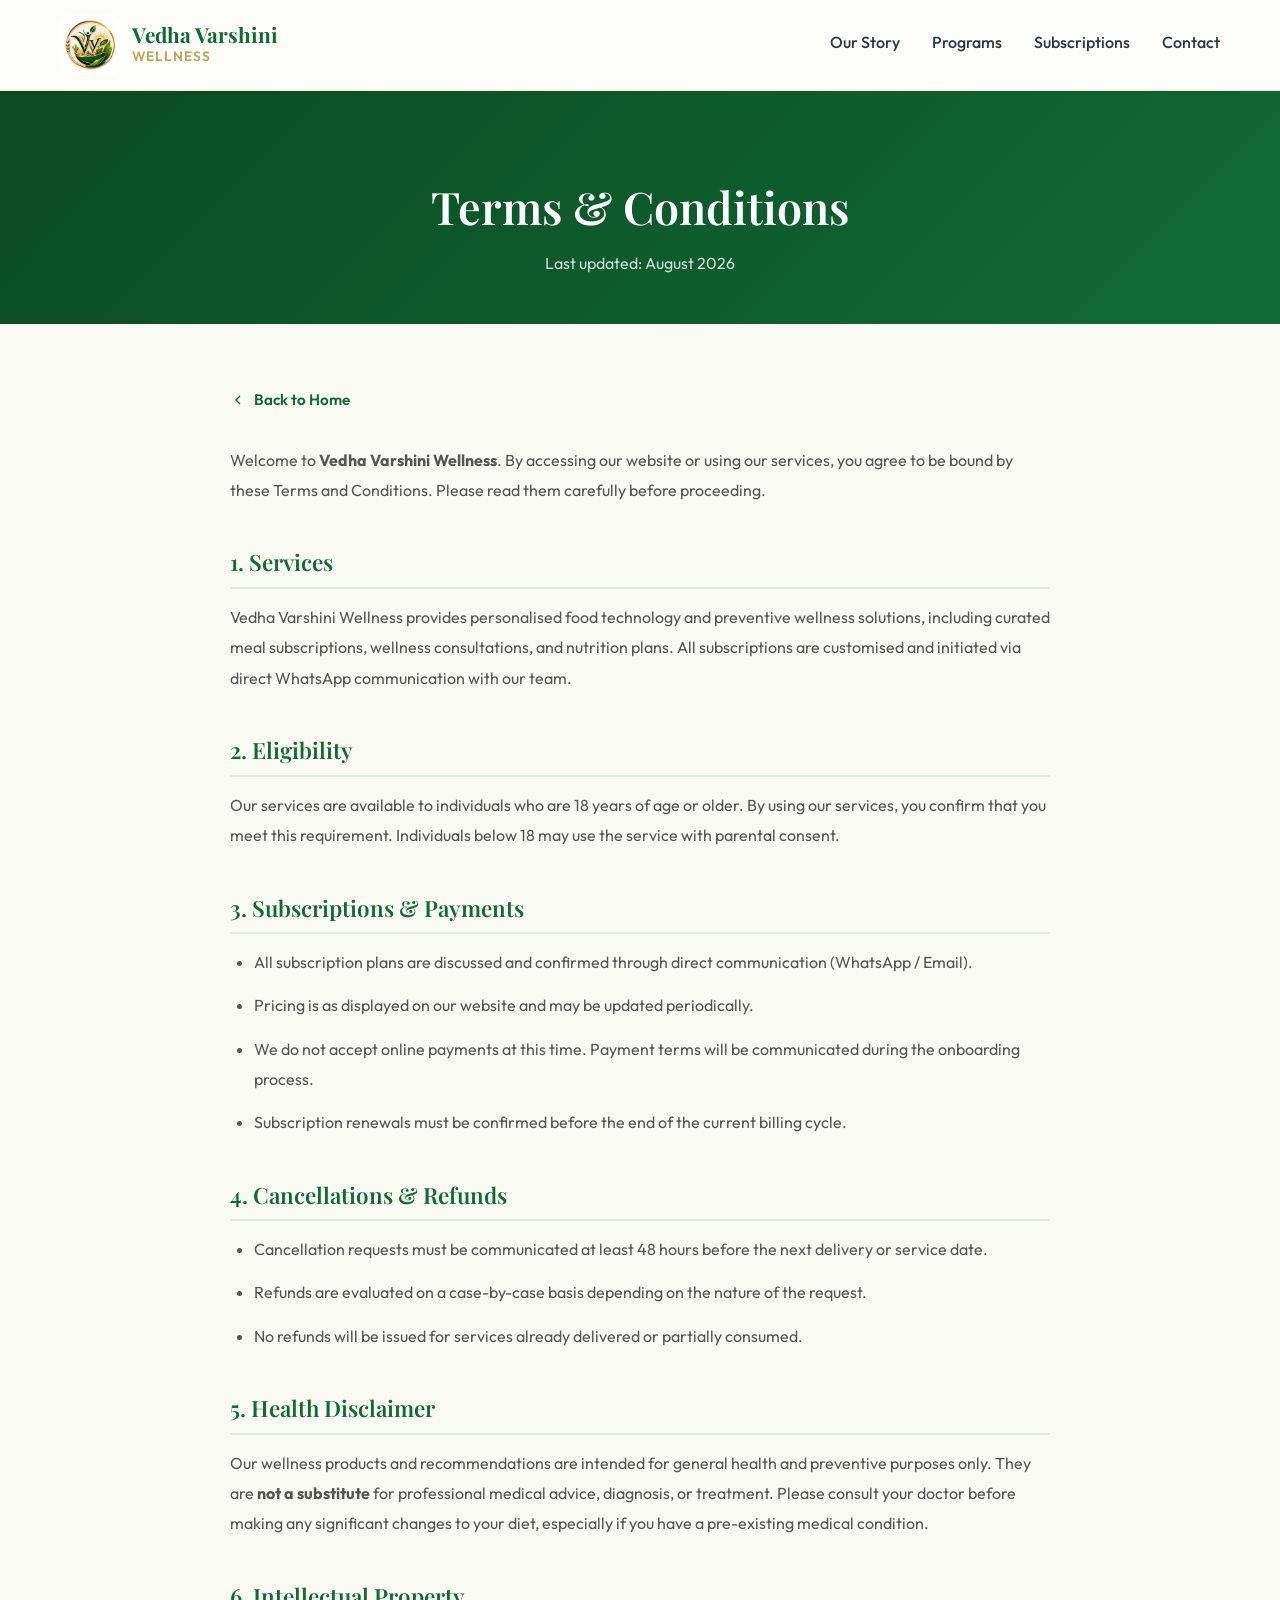
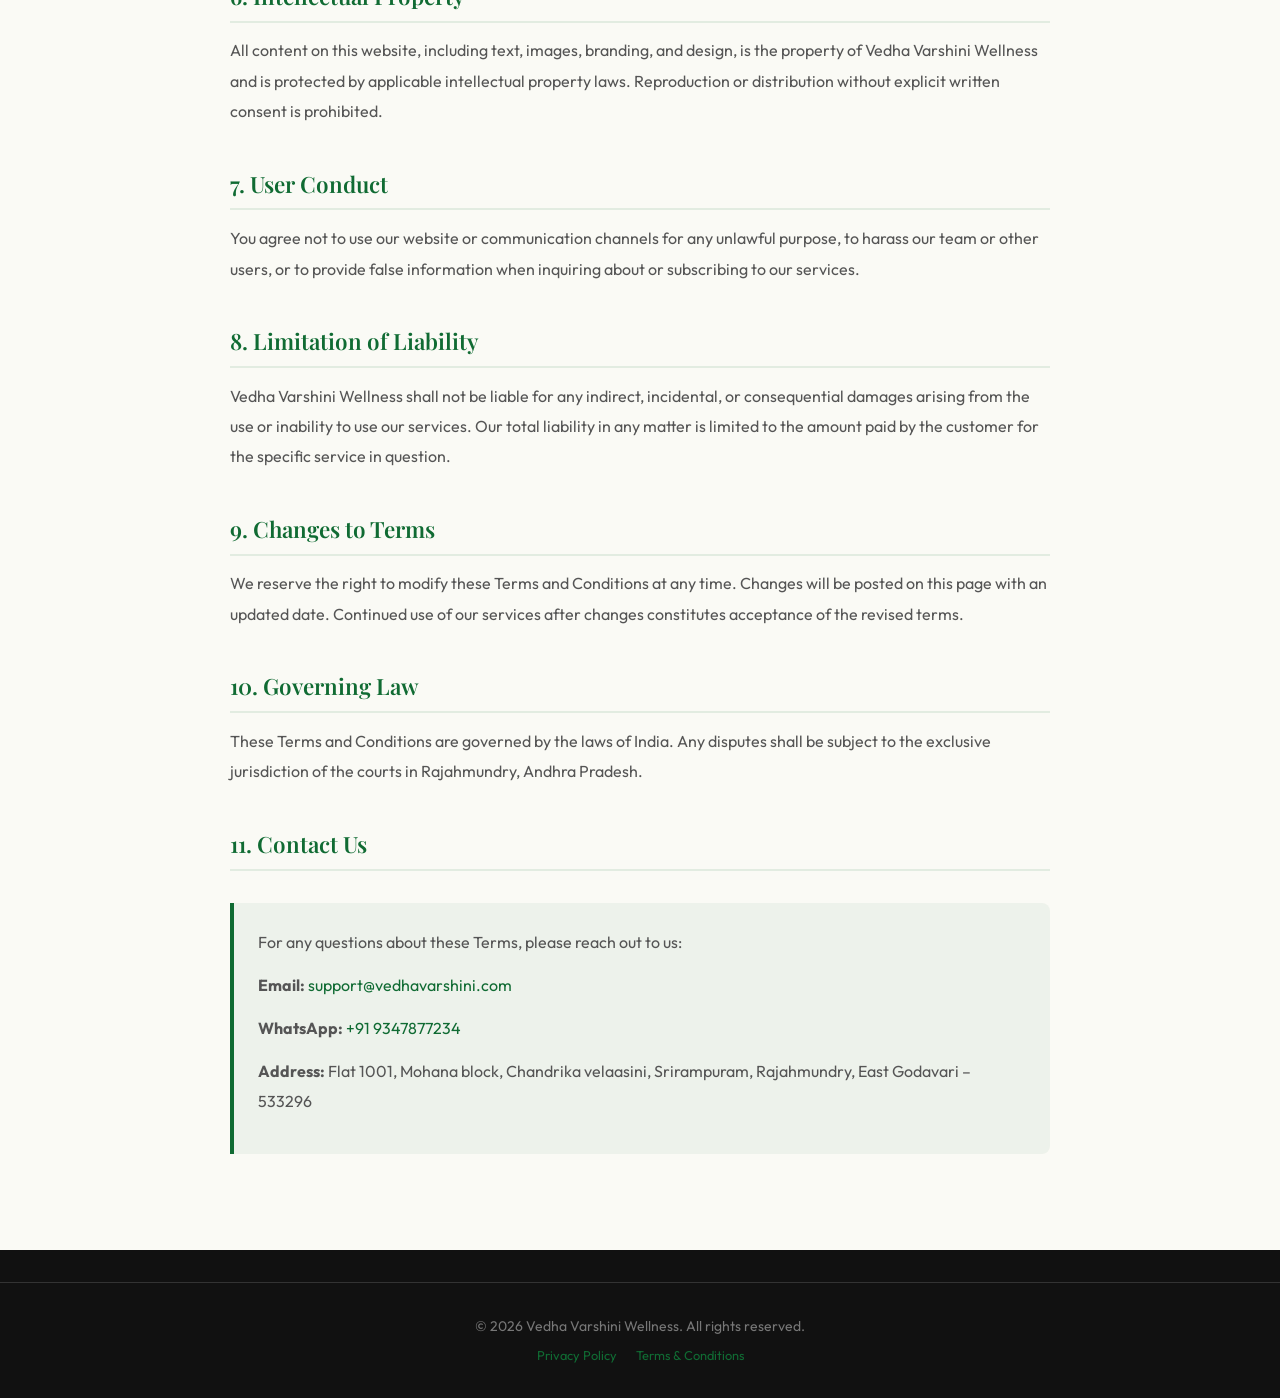
<file: terms.html>
<!DOCTYPE html>
<html lang="en">
<head>
    <meta charset="UTF-8">
    <meta name="viewport" content="width=device-width, initial-scale=1.0">
    <title>Terms & Conditions | Vedha Varshini Wellness</title>
    <link href="https://fonts.googleapis.com/css2?family=Outfit:wght@300;400;500;600;700&family=Playfair+Display:ital,wght@0,600;1,600&display=swap" rel="stylesheet">
    <link rel="icon" type="image/png" href="logo.png">
    <link rel="stylesheet" href="styles.css">
    <style>
        .policy-hero {
            background: linear-gradient(135deg, var(--color-primary-dark) 0%, var(--color-primary) 100%);
            padding: 5rem 0 3rem;
            text-align: center;
            color: white;
        }
        .policy-hero h1 { color: white; font-size: 2.8rem; margin-bottom: 0.5rem; }
        .policy-hero p { color: rgba(255,255,255,0.8); font-size: 1rem; }
        .policy-body {
            max-width: 860px;
            margin: 0 auto;
            padding: 4rem 20px 6rem;
        }
        .policy-body h2 {
            font-size: 1.4rem;
            color: var(--color-primary);
            margin: 2.5rem 0 0.8rem;
            padding-bottom: 6px;
            border-bottom: 2px solid rgba(16,107,51,0.1);
        }
        .policy-body p, .policy-body li {
            color: #555;
            line-height: 1.9;
            font-size: 1rem;
            margin-bottom: 0.8rem;
        }
        .policy-body ul { padding-left: 1.5rem; }
        .policy-body ul li { list-style: disc; }
        .back-btn {
            display: inline-flex;
            align-items: center;
            gap: 8px;
            margin-bottom: 2rem;
            color: var(--color-primary);
            font-weight: 600;
            text-decoration: none;
            font-size: 0.95rem;
        }
        .back-btn:hover { text-decoration: underline; }
        .contact-box {
            background: rgba(16,107,51,0.05);
            border-left: 4px solid var(--color-primary);
            padding: 1.5rem;
            border-radius: 0 8px 8px 0;
            margin-top: 2rem;
        }
    </style>
</head>
<body>
    <!-- Navbar -->
    <nav class="navbar">
        <div class="nav-container container">
            <a href="index.html" class="nav-logo" style="display:flex;align-items:center;gap:12px;text-decoration:none;">
                <div style="background-color:var(--color-surface);padding:5px;border-radius:8px;display:flex;align-items:center;">
                    <img src="logo.png" alt="Vedha Varshini Wellness Logo" style="height:50px;">
                </div>
                <div style="display:flex;flex-direction:column;">
                    <span style="font-family:var(--font-heading);font-size:1.3rem;font-weight:700;color:var(--color-primary);line-height:1.1;">Vedha Varshini</span>
                    <span style="font-size:0.85rem;font-weight:600;color:var(--color-secondary);letter-spacing:1px;text-transform:uppercase;">Wellness</span>
                </div>
            </a>
            <div class="nav-links">
                <a href="index.html#about">Our Story</a>
                <a href="index.html#programs">Programs</a>
                <a href="index.html#subscriptions">Subscriptions</a>
                <a href="index.html#contact">Contact</a>
            </div>
            <button class="mobile-menu-btn" aria-label="Toggle menu">
                <svg width="28" height="28" viewBox="0 0 24 24" fill="none" stroke="currentColor" stroke-width="2"><line x1="3" y1="6" x2="21" y2="6"/><line x1="3" y1="12" x2="21" y2="12"/><line x1="3" y1="18" x2="21" y2="18"/></svg>
            </button>
        </div>
    </nav>

    <div class="policy-hero">
        <div class="container">
            <h1>Terms &amp; Conditions</h1>
            <p>Last updated: August 2026</p>
        </div>
    </div>

    <div class="policy-body container">
        <a href="index.html" class="back-btn">
            <svg width="16" height="16" viewBox="0 0 24 24" fill="none" stroke="currentColor" stroke-width="2"><polyline points="15 18 9 12 15 6"></polyline></svg>
            Back to Home
        </a>

        <p>Welcome to <strong>Vedha Varshini Wellness</strong>. By accessing our website or using our services, you agree to be bound by these Terms and Conditions. Please read them carefully before proceeding.</p>

        <h2>1. Services</h2>
        <p>Vedha Varshini Wellness provides personalised food technology and preventive wellness solutions, including curated meal subscriptions, wellness consultations, and nutrition plans. All subscriptions are customised and initiated via direct WhatsApp communication with our team.</p>

        <h2>2. Eligibility</h2>
        <p>Our services are available to individuals who are 18 years of age or older. By using our services, you confirm that you meet this requirement. Individuals below 18 may use the service with parental consent.</p>

        <h2>3. Subscriptions & Payments</h2>
        <ul>
            <li>All subscription plans are discussed and confirmed through direct communication (WhatsApp / Email).</li>
            <li>Pricing is as displayed on our website and may be updated periodically.</li>
            <li>We do not accept online payments at this time. Payment terms will be communicated during the onboarding process.</li>
            <li>Subscription renewals must be confirmed before the end of the current billing cycle.</li>
        </ul>

        <h2>4. Cancellations & Refunds</h2>
        <ul>
            <li>Cancellation requests must be communicated at least 48 hours before the next delivery or service date.</li>
            <li>Refunds are evaluated on a case-by-case basis depending on the nature of the request.</li>
            <li>No refunds will be issued for services already delivered or partially consumed.</li>
        </ul>

        <h2>5. Health Disclaimer</h2>
        <p>Our wellness products and recommendations are intended for general health and preventive purposes only. They are <strong>not a substitute</strong> for professional medical advice, diagnosis, or treatment. Please consult your doctor before making any significant changes to your diet, especially if you have a pre-existing medical condition.</p>

        <h2>6. Intellectual Property</h2>
        <p>All content on this website, including text, images, branding, and design, is the property of Vedha Varshini Wellness and is protected by applicable intellectual property laws. Reproduction or distribution without explicit written consent is prohibited.</p>

        <h2>7. User Conduct</h2>
        <p>You agree not to use our website or communication channels for any unlawful purpose, to harass our team or other users, or to provide false information when inquiring about or subscribing to our services.</p>

        <h2>8. Limitation of Liability</h2>
        <p>Vedha Varshini Wellness shall not be liable for any indirect, incidental, or consequential damages arising from the use or inability to use our services. Our total liability in any matter is limited to the amount paid by the customer for the specific service in question.</p>

        <h2>9. Changes to Terms</h2>
        <p>We reserve the right to modify these Terms and Conditions at any time. Changes will be posted on this page with an updated date. Continued use of our services after changes constitutes acceptance of the revised terms.</p>

        <h2>10. Governing Law</h2>
        <p>These Terms and Conditions are governed by the laws of India. Any disputes shall be subject to the exclusive jurisdiction of the courts in Rajahmundry, Andhra Pradesh.</p>

        <h2>11. Contact Us</h2>
        <div class="contact-box">
            <p>For any questions about these Terms, please reach out to us:</p>
            <p><strong>Email:</strong> <a href="mailto:support@vedhavarshini.com" style="color:var(--color-primary);">support@vedhavarshini.com</a></p>
            <p><strong>WhatsApp:</strong> <a href="https://wa.me/919347877234?text=Hi%2C%20I%20have%20a%20question%20about%20your%20Terms%20and%20Conditions." target="_blank" style="color:var(--color-primary);">+91 9347877234</a></p>
            <p><strong>Address:</strong> Flat 1001, Mohana block, Chandrika velaasini, Srirampuram, Rajahmundry, East Godavari – 533296</p>
        </div>
    </div>

    <footer class="footer" style="padding: 2rem 0;" id="contact">
        <div class="footer-bottom text-center">
            <p>&copy; 2026 Vedha Varshini Wellness. All rights reserved.</p>
            <p style="margin-top:0.5rem;font-size:0.8rem;color:#888;">
                <a href="privacy-policy.html" style="color:var(--color-primary);margin-right:1rem;">Privacy Policy</a>
                <a href="terms.html" style="color:var(--color-primary);">Terms &amp; Conditions</a>
            </p>
        </div>
    </footer>

    <script src="script.js"></script>
</body>
</html>
</file>
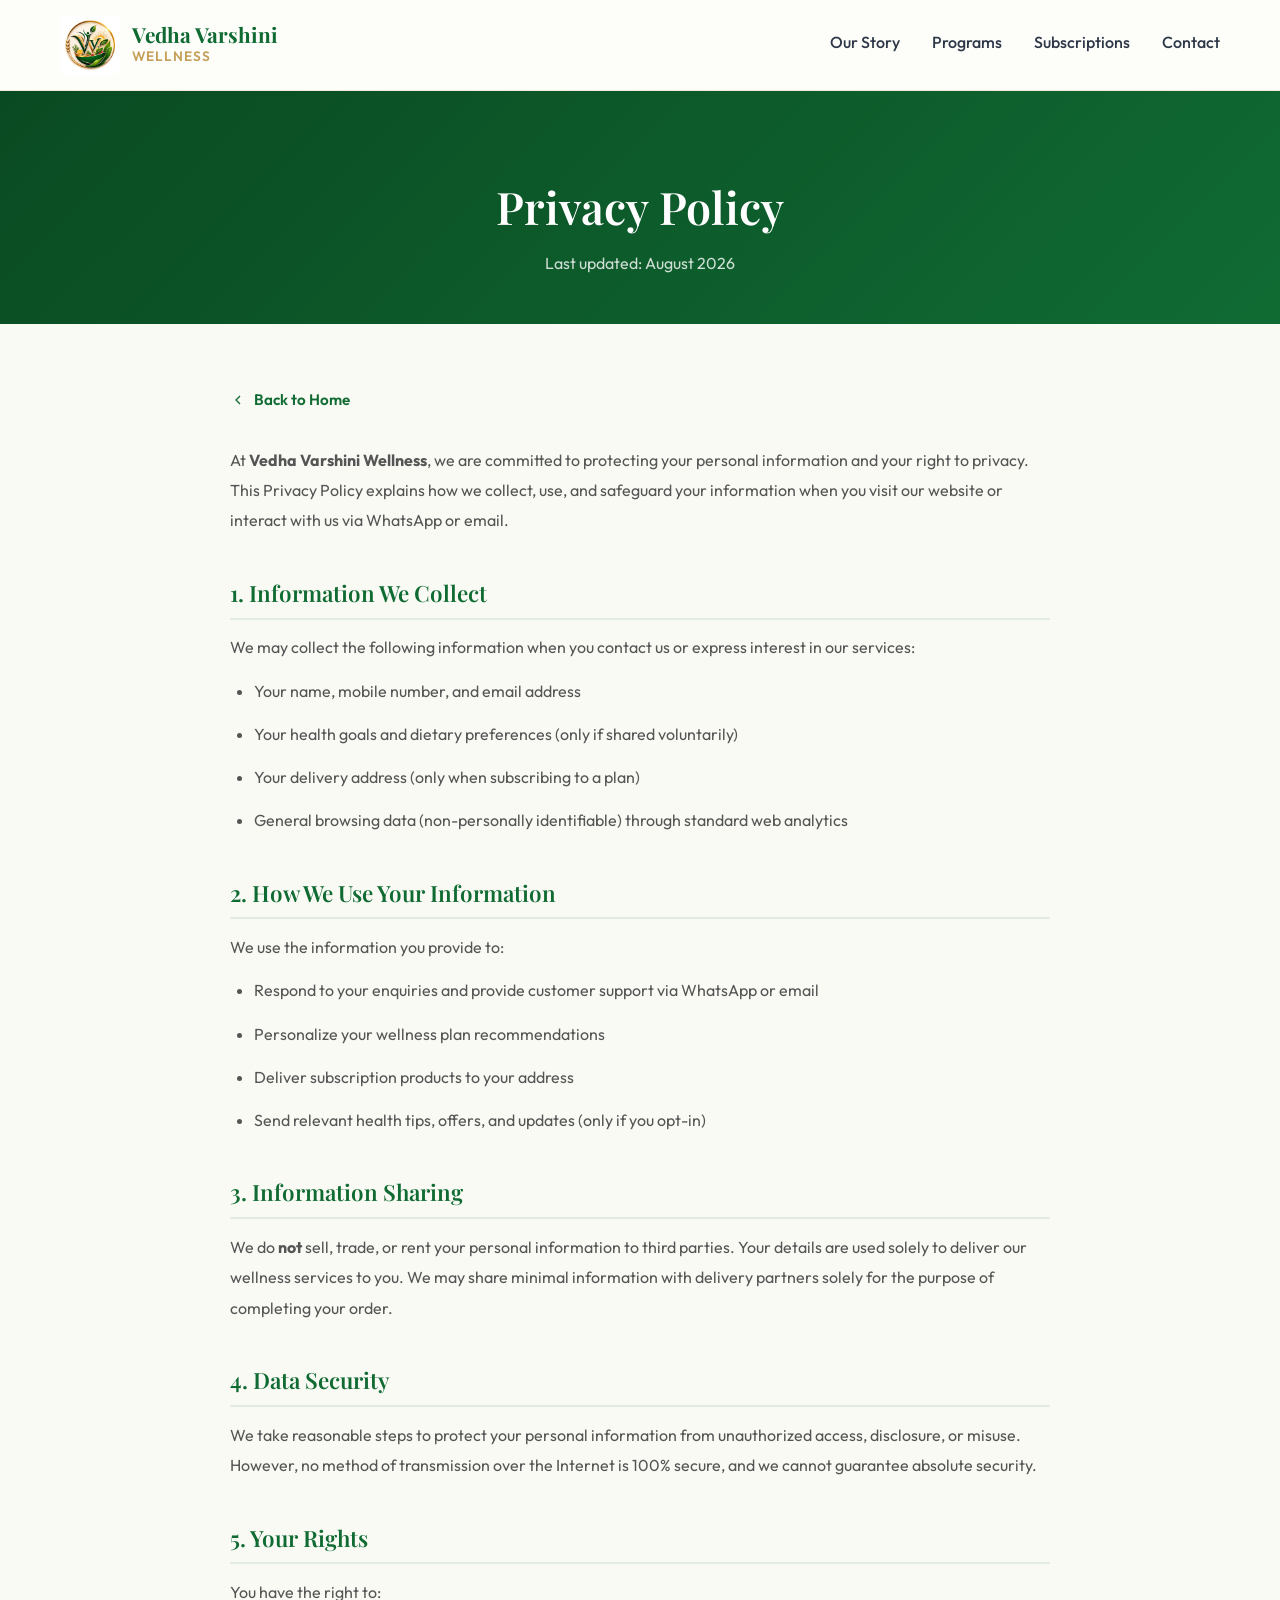
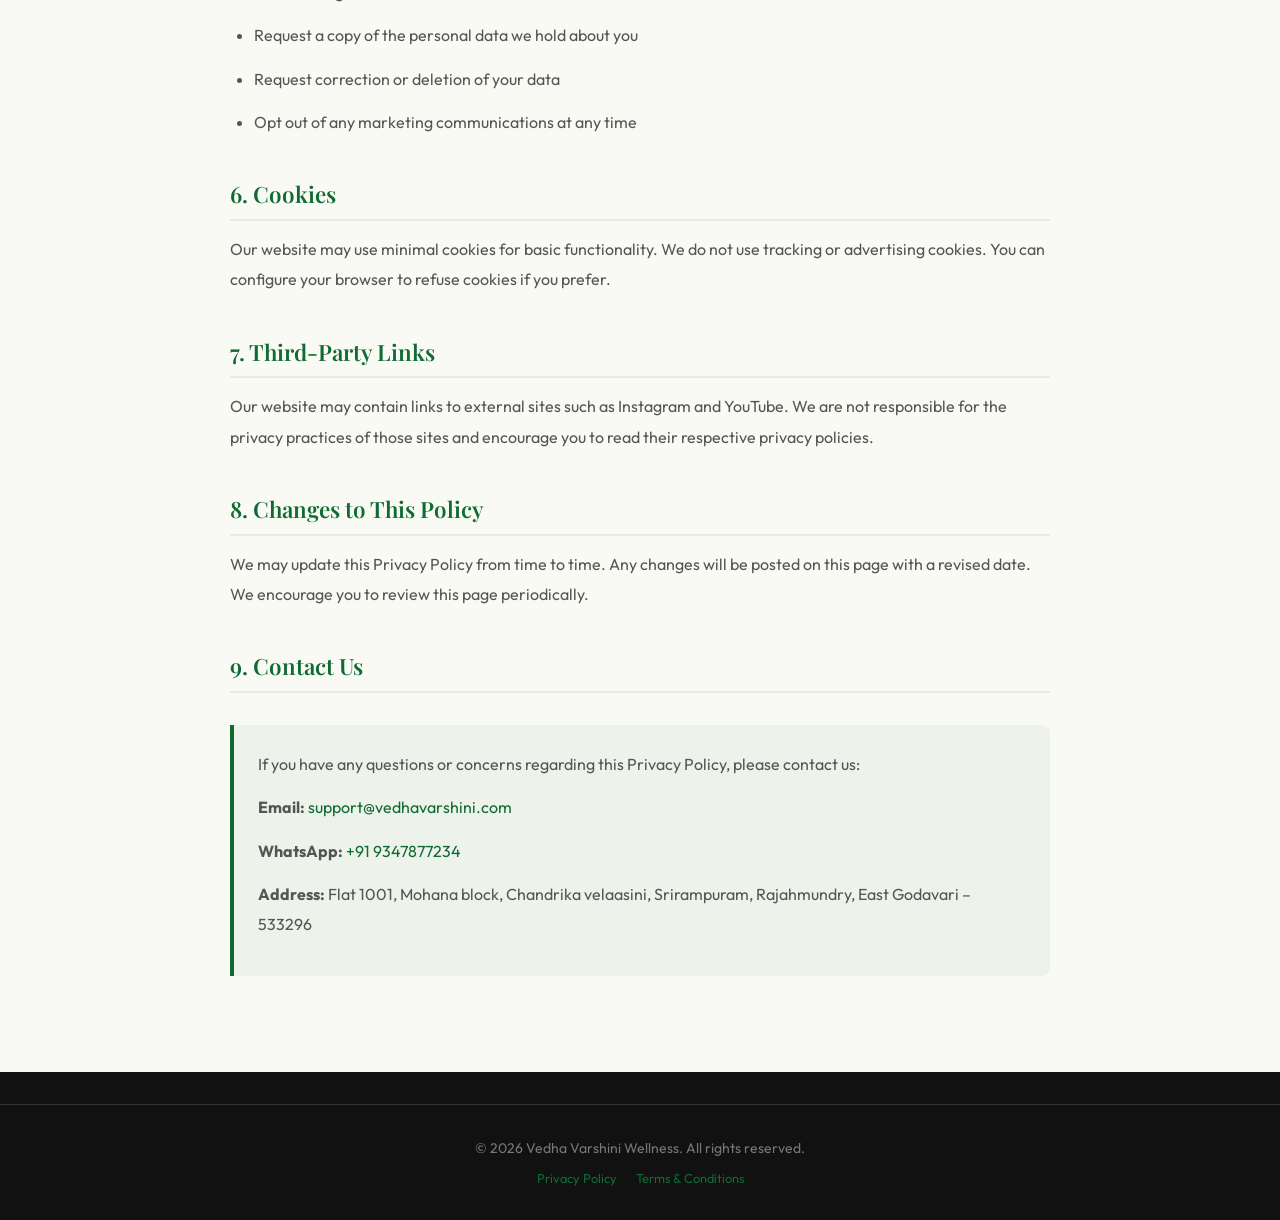
<file: help/privacy-policy.html>
<!DOCTYPE html>
<html lang="en">
<head>
    <meta charset="UTF-8">
    <meta name="viewport" content="width=device-width, initial-scale=1.0">
    <title>Privacy Policy | Vedha Varshini Wellness</title>
    <link href="https://fonts.googleapis.com/css2?family=Outfit:wght@300;400;500;600;700&family=Playfair+Display:ital,wght@0,600;1,600&display=swap" rel="stylesheet">
    <link rel="icon" type="image/png" href="../logo.png">
    <link rel="stylesheet" href="../styles.css">
    <style>
        .policy-hero {
            background: linear-gradient(135deg, var(--color-primary-dark) 0%, var(--color-primary) 100%);
            padding: 5rem 0 3rem;
            text-align: center;
            color: white;
        }
        .policy-hero h1 { color: white; font-size: 2.8rem; margin-bottom: 0.5rem; }
        .policy-hero p { color: rgba(255,255,255,0.8); font-size: 1rem; }
        .policy-body {
            max-width: 860px;
            margin: 0 auto;
            padding: 4rem 20px 6rem;
        }
        .policy-body h2 {
            font-size: 1.4rem;
            color: var(--color-primary);
            margin: 2.5rem 0 0.8rem;
            padding-bottom: 6px;
            border-bottom: 2px solid rgba(16,107,51,0.1);
        }
        .policy-body p, .policy-body li {
            color: #555;
            line-height: 1.9;
            font-size: 1rem;
            margin-bottom: 0.8rem;
        }
        .policy-body ul { padding-left: 1.5rem; }
        .policy-body ul li { list-style: disc; }
        .back-btn {
            display: inline-flex;
            align-items: center;
            gap: 8px;
            margin-bottom: 2rem;
            color: var(--color-primary);
            font-weight: 600;
            text-decoration: none;
            font-size: 0.95rem;
        }
        .back-btn:hover { text-decoration: underline; }
        .contact-box {
            background: rgba(16,107,51,0.05);
            border-left: 4px solid var(--color-primary);
            padding: 1.5rem;
            border-radius: 0 8px 8px 0;
            margin-top: 2rem;
        }
    </style>
</head>
<body>
    <!-- Navbar -->
    <nav class="navbar">
        <div class="nav-container container">
            <a href="../index.html" class="nav-logo" style="display:flex;align-items:center;gap:12px;text-decoration:none;">
                <div style="background-color:var(--color-surface);padding:5px;border-radius:8px;display:flex;align-items:center;">
                    <img src="../logo.png" alt="Vedha Varshini Wellness Logo" style="height:50px;">
                </div>
                <div style="display:flex;flex-direction:column;">
                    <span style="font-family:var(--font-heading);font-size:1.3rem;font-weight:700;color:var(--color-primary);line-height:1.1;">Vedha Varshini</span>
                    <span style="font-size:0.85rem;font-weight:600;color:var(--color-secondary);letter-spacing:1px;text-transform:uppercase;">Wellness</span>
                </div>
            </a>
            <div class="nav-links">
                <a href="index.html#about">Our Story</a>
                <a href="index.html#programs">Programs</a>
                <a href="index.html#subscriptions">Subscriptions</a>
                <a href="index.html#contact">Contact</a>
            </div>
            <button class="mobile-menu-btn" aria-label="Toggle menu">
                <svg width="28" height="28" viewBox="0 0 24 24" fill="none" stroke="currentColor" stroke-width="2"><line x1="3" y1="6" x2="21" y2="6"/><line x1="3" y1="12" x2="21" y2="12"/><line x1="3" y1="18" x2="21" y2="18"/></svg>
            </button>
        </div>
    </nav>

    <div class="policy-hero">
        <div class="container">
            <h1>Privacy Policy</h1>
            <p>Last updated: August 2026</p>
        </div>
    </div>

    <div class="policy-body container">
        <a href="../index.html" class="back-btn">
            <svg width="16" height="16" viewBox="0 0 24 24" fill="none" stroke="currentColor" stroke-width="2"><polyline points="15 18 9 12 15 6"></polyline></svg>
            Back to Home
        </a>

        <p>At <strong>Vedha Varshini Wellness</strong>, we are committed to protecting your personal information and your right to privacy. This Privacy Policy explains how we collect, use, and safeguard your information when you visit our website or interact with us via WhatsApp or email.</p>

        <h2>1. Information We Collect</h2>
        <p>We may collect the following information when you contact us or express interest in our services:</p>
        <ul>
            <li>Your name, mobile number, and email address</li>
            <li>Your health goals and dietary preferences (only if shared voluntarily)</li>
            <li>Your delivery address (only when subscribing to a plan)</li>
            <li>General browsing data (non-personally identifiable) through standard web analytics</li>
        </ul>

        <h2>2. How We Use Your Information</h2>
        <p>We use the information you provide to:</p>
        <ul>
            <li>Respond to your enquiries and provide customer support via WhatsApp or email</li>
            <li>Personalize your wellness plan recommendations</li>
            <li>Deliver subscription products to your address</li>
            <li>Send relevant health tips, offers, and updates (only if you opt-in)</li>
        </ul>

        <h2>3. Information Sharing</h2>
        <p>We do <strong>not</strong> sell, trade, or rent your personal information to third parties. Your details are used solely to deliver our wellness services to you. We may share minimal information with delivery partners solely for the purpose of completing your order.</p>

        <h2>4. Data Security</h2>
        <p>We take reasonable steps to protect your personal information from unauthorized access, disclosure, or misuse. However, no method of transmission over the Internet is 100% secure, and we cannot guarantee absolute security.</p>

        <h2>5. Your Rights</h2>
        <p>You have the right to:</p>
        <ul>
            <li>Request a copy of the personal data we hold about you</li>
            <li>Request correction or deletion of your data</li>
            <li>Opt out of any marketing communications at any time</li>
        </ul>

        <h2>6. Cookies</h2>
        <p>Our website may use minimal cookies for basic functionality. We do not use tracking or advertising cookies. You can configure your browser to refuse cookies if you prefer.</p>

        <h2>7. Third-Party Links</h2>
        <p>Our website may contain links to external sites such as Instagram and YouTube. We are not responsible for the privacy practices of those sites and encourage you to read their respective privacy policies.</p>

        <h2>8. Changes to This Policy</h2>
        <p>We may update this Privacy Policy from time to time. Any changes will be posted on this page with a revised date. We encourage you to review this page periodically.</p>

        <h2>9. Contact Us</h2>
        <div class="contact-box">
            <p>If you have any questions or concerns regarding this Privacy Policy, please contact us:</p>
            <p><strong>Email:</strong> <a href="mailto:support@vedhavarshini.com" style="color:var(--color-primary);">support@vedhavarshini.com</a></p>
            <p><strong>WhatsApp:</strong> <a href="https://wa.me/919347877234?text=Hi%2C%20I%20have%20a%20question%20about%20your%20Privacy%20Policy." target="_blank" style="color:var(--color-primary);">+91 9347877234</a></p>
            <p><strong>Address:</strong> Flat 1001, Mohana block, Chandrika velaasini, Srirampuram, Rajahmundry, East Godavari – 533296</p>
        </div>
    </div>

    <footer class="footer" style="padding: 2rem 0;" id="contact">
        <div class="footer-bottom text-center">
            <p>&copy; 2026 Vedha Varshini Wellness. All rights reserved.</p>
            <p style="margin-top:0.5rem;font-size:0.8rem;color:#888;">
                <a href="privacy-policy.html" style="color:var(--color-primary);margin-right:1rem;">Privacy Policy</a>
                <a href="terms.html" style="color:var(--color-primary);">Terms &amp; Conditions</a>
            </p>
        </div>
    </footer>

    <script src="../script.js"></script>
</body>
</html>
</file>
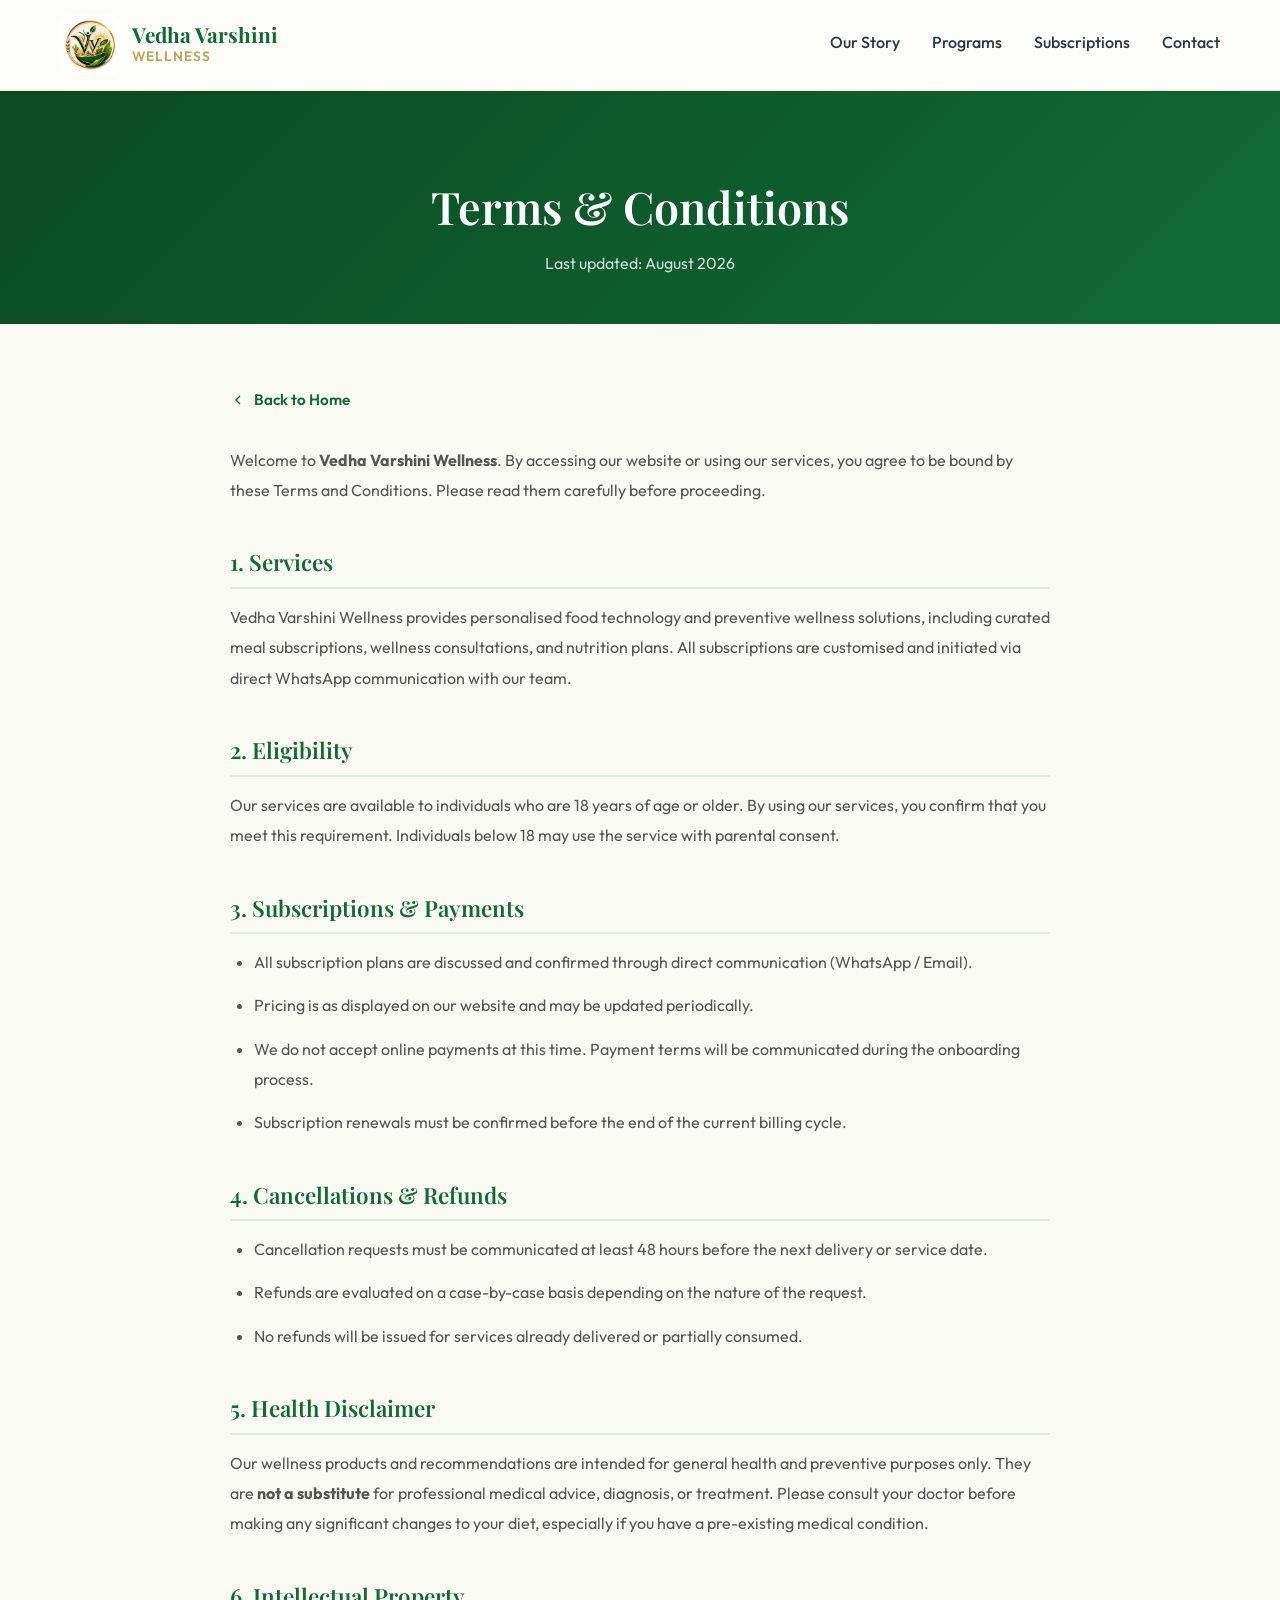
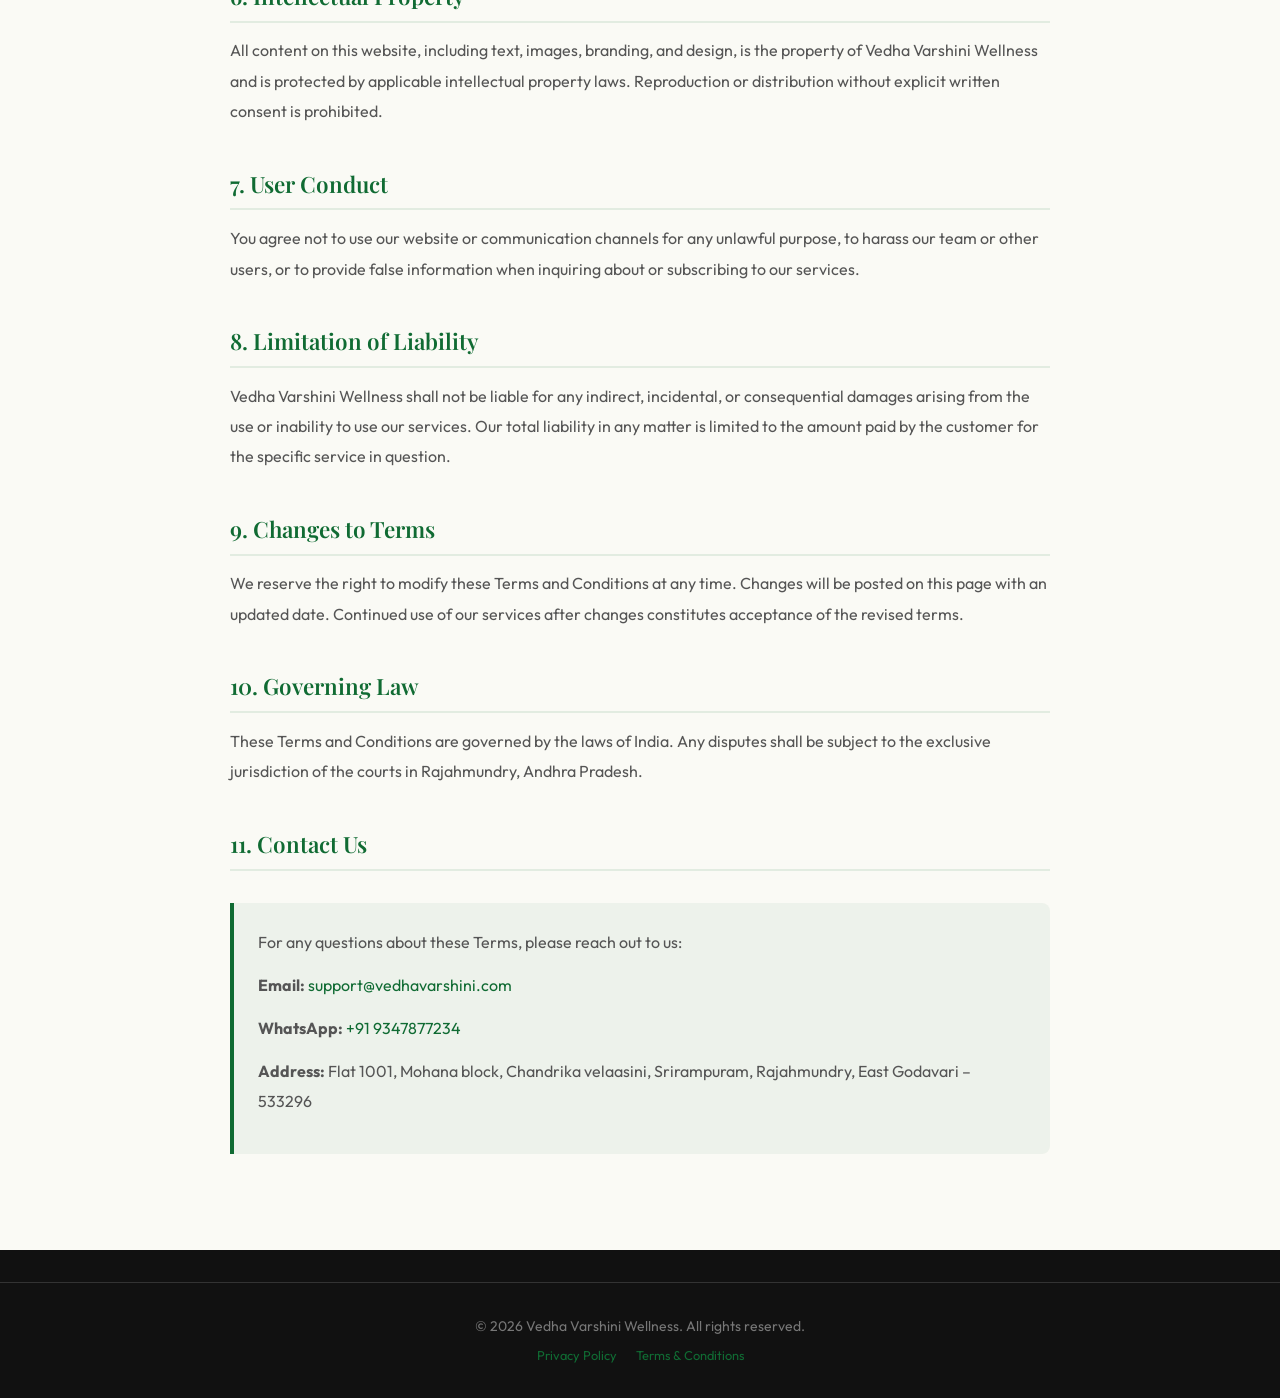
<file: help/terms.html>
<!DOCTYPE html>
<html lang="en">
<head>
    <meta charset="UTF-8">
    <meta name="viewport" content="width=device-width, initial-scale=1.0">
    <title>Terms & Conditions | Vedha Varshini Wellness</title>
    <link href="https://fonts.googleapis.com/css2?family=Outfit:wght@300;400;500;600;700&family=Playfair+Display:ital,wght@0,600;1,600&display=swap" rel="stylesheet">
    <link rel="icon" type="image/png" href="../logo.png">
    <link rel="stylesheet" href="../styles.css">
    <style>
        .policy-hero {
            background: linear-gradient(135deg, var(--color-primary-dark) 0%, var(--color-primary) 100%);
            padding: 5rem 0 3rem;
            text-align: center;
            color: white;
        }
        .policy-hero h1 { color: white; font-size: 2.8rem; margin-bottom: 0.5rem; }
        .policy-hero p { color: rgba(255,255,255,0.8); font-size: 1rem; }
        .policy-body {
            max-width: 860px;
            margin: 0 auto;
            padding: 4rem 20px 6rem;
        }
        .policy-body h2 {
            font-size: 1.4rem;
            color: var(--color-primary);
            margin: 2.5rem 0 0.8rem;
            padding-bottom: 6px;
            border-bottom: 2px solid rgba(16,107,51,0.1);
        }
        .policy-body p, .policy-body li {
            color: #555;
            line-height: 1.9;
            font-size: 1rem;
            margin-bottom: 0.8rem;
        }
        .policy-body ul { padding-left: 1.5rem; }
        .policy-body ul li { list-style: disc; }
        .back-btn {
            display: inline-flex;
            align-items: center;
            gap: 8px;
            margin-bottom: 2rem;
            color: var(--color-primary);
            font-weight: 600;
            text-decoration: none;
            font-size: 0.95rem;
        }
        .back-btn:hover { text-decoration: underline; }
        .contact-box {
            background: rgba(16,107,51,0.05);
            border-left: 4px solid var(--color-primary);
            padding: 1.5rem;
            border-radius: 0 8px 8px 0;
            margin-top: 2rem;
        }
    </style>
</head>
<body>
    <!-- Navbar -->
    <nav class="navbar">
        <div class="nav-container container">
            <a href="../index.html" class="nav-logo" style="display:flex;align-items:center;gap:12px;text-decoration:none;">
                <div style="background-color:var(--color-surface);padding:5px;border-radius:8px;display:flex;align-items:center;">
                    <img src="../logo.png" alt="Vedha Varshini Wellness Logo" style="height:50px;">
                </div>
                <div style="display:flex;flex-direction:column;">
                    <span style="font-family:var(--font-heading);font-size:1.3rem;font-weight:700;color:var(--color-primary);line-height:1.1;">Vedha Varshini</span>
                    <span style="font-size:0.85rem;font-weight:600;color:var(--color-secondary);letter-spacing:1px;text-transform:uppercase;">Wellness</span>
                </div>
            </a>
            <div class="nav-links">
                <a href="index.html#about">Our Story</a>
                <a href="index.html#programs">Programs</a>
                <a href="index.html#subscriptions">Subscriptions</a>
                <a href="index.html#contact">Contact</a>
            </div>
            <button class="mobile-menu-btn" aria-label="Toggle menu">
                <svg width="28" height="28" viewBox="0 0 24 24" fill="none" stroke="currentColor" stroke-width="2"><line x1="3" y1="6" x2="21" y2="6"/><line x1="3" y1="12" x2="21" y2="12"/><line x1="3" y1="18" x2="21" y2="18"/></svg>
            </button>
        </div>
    </nav>

    <div class="policy-hero">
        <div class="container">
            <h1>Terms &amp; Conditions</h1>
            <p>Last updated: August 2026</p>
        </div>
    </div>

    <div class="policy-body container">
        <a href="../index.html" class="back-btn">
            <svg width="16" height="16" viewBox="0 0 24 24" fill="none" stroke="currentColor" stroke-width="2"><polyline points="15 18 9 12 15 6"></polyline></svg>
            Back to Home
        </a>

        <p>Welcome to <strong>Vedha Varshini Wellness</strong>. By accessing our website or using our services, you agree to be bound by these Terms and Conditions. Please read them carefully before proceeding.</p>

        <h2>1. Services</h2>
        <p>Vedha Varshini Wellness provides personalised food technology and preventive wellness solutions, including curated meal subscriptions, wellness consultations, and nutrition plans. All subscriptions are customised and initiated via direct WhatsApp communication with our team.</p>

        <h2>2. Eligibility</h2>
        <p>Our services are available to individuals who are 18 years of age or older. By using our services, you confirm that you meet this requirement. Individuals below 18 may use the service with parental consent.</p>

        <h2>3. Subscriptions & Payments</h2>
        <ul>
            <li>All subscription plans are discussed and confirmed through direct communication (WhatsApp / Email).</li>
            <li>Pricing is as displayed on our website and may be updated periodically.</li>
            <li>We do not accept online payments at this time. Payment terms will be communicated during the onboarding process.</li>
            <li>Subscription renewals must be confirmed before the end of the current billing cycle.</li>
        </ul>

        <h2>4. Cancellations & Refunds</h2>
        <ul>
            <li>Cancellation requests must be communicated at least 48 hours before the next delivery or service date.</li>
            <li>Refunds are evaluated on a case-by-case basis depending on the nature of the request.</li>
            <li>No refunds will be issued for services already delivered or partially consumed.</li>
        </ul>

        <h2>5. Health Disclaimer</h2>
        <p>Our wellness products and recommendations are intended for general health and preventive purposes only. They are <strong>not a substitute</strong> for professional medical advice, diagnosis, or treatment. Please consult your doctor before making any significant changes to your diet, especially if you have a pre-existing medical condition.</p>

        <h2>6. Intellectual Property</h2>
        <p>All content on this website, including text, images, branding, and design, is the property of Vedha Varshini Wellness and is protected by applicable intellectual property laws. Reproduction or distribution without explicit written consent is prohibited.</p>

        <h2>7. User Conduct</h2>
        <p>You agree not to use our website or communication channels for any unlawful purpose, to harass our team or other users, or to provide false information when inquiring about or subscribing to our services.</p>

        <h2>8. Limitation of Liability</h2>
        <p>Vedha Varshini Wellness shall not be liable for any indirect, incidental, or consequential damages arising from the use or inability to use our services. Our total liability in any matter is limited to the amount paid by the customer for the specific service in question.</p>

        <h2>9. Changes to Terms</h2>
        <p>We reserve the right to modify these Terms and Conditions at any time. Changes will be posted on this page with an updated date. Continued use of our services after changes constitutes acceptance of the revised terms.</p>

        <h2>10. Governing Law</h2>
        <p>These Terms and Conditions are governed by the laws of India. Any disputes shall be subject to the exclusive jurisdiction of the courts in Rajahmundry, Andhra Pradesh.</p>

        <h2>11. Contact Us</h2>
        <div class="contact-box">
            <p>For any questions about these Terms, please reach out to us:</p>
            <p><strong>Email:</strong> <a href="mailto:support@vedhavarshini.com" style="color:var(--color-primary);">support@vedhavarshini.com</a></p>
            <p><strong>WhatsApp:</strong> <a href="https://wa.me/919347877234?text=Hi%2C%20I%20have%20a%20question%20about%20your%20Terms%20and%20Conditions." target="_blank" style="color:var(--color-primary);">+91 9347877234</a></p>
            <p><strong>Address:</strong> Flat 1001, Mohana block, Chandrika velaasini, Srirampuram, Rajahmundry, East Godavari – 533296</p>
        </div>
    </div>

    <footer class="footer" style="padding: 2rem 0;" id="contact">
        <div class="footer-bottom text-center">
            <p>&copy; 2026 Vedha Varshini Wellness. All rights reserved.</p>
            <p style="margin-top:0.5rem;font-size:0.8rem;color:#888;">
                <a href="privacy-policy.html" style="color:var(--color-primary);margin-right:1rem;">Privacy Policy</a>
                <a href="terms.html" style="color:var(--color-primary);">Terms &amp; Conditions</a>
            </p>
        </div>
    </footer>

    <script src="../script.js"></script>
</body>
</html>
</file>
<file: styles.css>
/* Custom properties */
:root {
    --color-bg: #FAFAF5; /* Ivory / White */
    --color-surface: #FFFFFF;
    --color-primary: #106B33; /* Emerald Green */
    --color-primary-dark: #0A4A22;
    --color-secondary: #C5A059; /* Premium Gold */
    --color-secondary-dark: #A68648;
    --color-text: #2D3748;
    --color-text-light: #718096;
    --font-heading: 'Playfair Display', serif;
    --font-body: 'Outfit', sans-serif;
    --transition: all 0.3s ease;
}

* {
    margin: 0;
    padding: 0;
    box-sizing: border-box;
}

html {
    scroll-behavior: smooth;
}

body {
    font-family: var(--font-body);
    background-color: var(--color-bg);
    color: var(--color-text);
    line-height: 1.6;
}

a {
    text-decoration: none;
    color: inherit;
}

ul {
    list-style: none;
}

.container {
    max-width: 1200px;
    margin: 0 auto;
    padding: 0 20px;
}

/* Typography */
h1, h2, h3, h4 {
    font-family: var(--font-heading);
    color: var(--color-primary);
    font-weight: 600;
}

.section-badge {
    display: inline-block;
    padding: 4px 12px;
    background-color: rgba(197, 160, 89, 0.1);
    color: var(--color-secondary-dark);
    border-radius: 20px;
    font-size: 0.875rem;
    font-weight: 500;
    text-transform: uppercase;
    letter-spacing: 1px;
    margin-bottom: 1rem;
}

.section-title {
    font-size: 2.5rem;
    margin-bottom: 1rem;
}

.text-center {
    text-align: center;
}

/* Buttons */
.btn {
    display: inline-block;
    padding: 12px 28px;
    border-radius: 8px;
    font-weight: 500;
    cursor: pointer;
    transition: var(--transition);
    border: 2px solid transparent;
    text-align: center;
}

.btn-primary {
    background-color: var(--color-primary);
    color: white;
}

.btn-primary:hover {
    background-color: var(--color-primary-dark);
    transform: translateY(-2px);
    box-shadow: 0 4px 12px rgba(16, 107, 51, 0.2);
}

.btn-secondary {
    background-color: var(--color-secondary);
    color: white;
}

.btn-secondary:hover {
    background-color: var(--color-secondary-dark);
    transform: translateY(-2px);
    box-shadow: 0 4px 12px rgba(197, 160, 89, 0.2);
}

.btn-outline {
    border-color: var(--color-primary);
    color: var(--color-primary);
    background: transparent;
}

.btn-outline:hover {
    background-color: var(--color-primary);
    color: white;
}

.w-full {
    width: 100%;
}

/* Navbar */
.navbar {
    background-color: rgba(253, 253, 249, 0.98); /* Matching logo cream #FDFDF9 */
    backdrop-filter: blur(10px);
    position: sticky;
    top: 0;
    z-index: 1000;
    border-bottom: 1px solid rgba(197, 160, 89, 0.2); /* Gold subtle border */
    padding: 15px 0;
}

.nav-container {
    display: flex;
    justify-content: space-between;
    align-items: center;
}

.nav-logo {
    display: flex;
    align-items: center;
    gap: 12px;
    text-decoration: none;
}
.nav-logo-box {
    background-color: var(--color-surface);
    padding: 5px;
    border-radius: 8px;
    display: flex;
    align-items: center;
}
.nav-logo-img {
    height: 50px;
    width: auto;
}
.nav-logo-text {
    display: flex;
    flex-direction: column;
}
.nav-brand-name {
    font-family: var(--font-heading);
    font-size: 1.3rem;
    font-weight: 700;
    color: var(--color-primary);
    line-height: 1.1;
}
.nav-brand-sub {
    font-size: 0.85rem;
    font-weight: 600;
    color: var(--color-secondary);
    letter-spacing: 1px;
    text-transform: uppercase;
}

.nav-links {
    display: flex;
    gap: 2rem;
}

.nav-links a {
    font-weight: 500;
    position: relative;
    padding-bottom: 4px;
}

.nav-links a::after {
    content: '';
    position: absolute;
    bottom: 0;
    left: 0;
    width: 0;
    height: 2px;
    background-color: var(--color-secondary);
    transition: var(--transition);
}

.nav-links a:hover::after {
    width: 100%;
}

.mobile-menu-btn {
    display: none;
    background: none;
    border: none;
    cursor: pointer;
    color: var(--color-primary);
}

/* Hero Section */
.hero {
    position: relative;
    min-height: 90vh;
    display: flex;
    align-items: center;
    background-color: var(--color-bg);
    overflow: hidden;
}

.hero::before {
    content: '';
    position: absolute;
    top: -20%;
    right: -10%;
    width: 60%;
    height: 100%;
    background: radial-gradient(circle, rgba(197, 160, 89, 0.2) 0%, rgba(255,255,255,0) 70%);
    z-index: 0;
}
.hero::after {
    content: '';
    position: absolute;
    bottom: -20%;
    left: -10%;
    width: 50%;
    height: 80%;
    background: radial-gradient(circle, rgba(16, 107, 51, 0.15) 0%, rgba(255,255,255,0) 70%);
    z-index: 0;
}

.hero-inner {
    display: flex;
    align-items: center;
    justify-content: space-between;
    width: 100%;
    position: relative;
    z-index: 1;
    gap: 2rem;
}

.hero-content {
    max-width: 600px;
}

.hero-title {
    font-size: 4.5rem;
    line-height: 1.1;
    margin-bottom: 1.5rem;
    color: var(--color-primary-dark);
}

.hero-subtitle {
    font-size: 1.25rem;
    color: var(--color-text);
    margin-bottom: 2.5rem;
    font-weight: 300;
}

.hero-buttons {
    display: flex;
    gap: 1rem;
}

.hero-graphics {
    display: flex;
    justify-content: flex-end;
    flex: 1;
}

.hero-glass-card {
    background: rgba(255, 255, 255, 0.7);
    backdrop-filter: blur(20px);
    border: 1px solid rgba(255, 255, 255, 0.8);
    border-radius: 24px;
    padding: 3rem;
    box-shadow: 0 30px 60px rgba(16, 107, 51, 0.08);
    position: relative;
    max-width: 400px;
    text-align: center;
}
.hero-glass-card h3 {
    font-size: 1.5rem;
    margin-bottom: 1rem;
    color: var(--color-secondary-dark);
}
.hero-glass-card p {
    font-size: 1.1rem;
    margin-bottom: 1.5rem;
}
.hero-glass-card .highlight {
    font-size: 3rem;
    font-weight: 700;
    color: var(--color-primary);
    line-height: 1;
}

/* General Sections */
.section {
    padding: 100px 0;
}

.bg-light {
    background-color: #F3F7F4;
}

/* About Grid */
.about-grid {
    display: grid;
    grid-template-columns: 1fr 1fr;
    gap: 4rem;
    align-items: center;
}

.about-features {
    display: grid;
    gap: 1.5rem;
}

.feature-card {
    background: var(--color-surface);
    padding: 1.5rem;
    border-radius: 12px;
    box-shadow: 0 4px 20px rgba(0, 0, 0, 0.03);
    display: flex;
    flex-direction: column;
    gap: 0.5rem;
    border-left: 4px solid var(--color-secondary);
}

.feature-icon {
    font-size: 2rem;
}

/* Programs Grid */
.programs-grid {
    display: grid;
    grid-template-columns: repeat(auto-fit, minmax(300px, 1fr));
    gap: 2rem;
    margin-top: 3rem;
}

.program-card {
    background: var(--color-surface);
    padding: 2rem;
    border-radius: 16px;
    box-shadow: 0 4px 20px rgba(0, 0, 0, 0.05);
    transition: var(--transition);
    border-bottom: 4px solid transparent;
}

.program-card:hover {
    transform: translateY(-5px);
    border-bottom-color: var(--color-primary);
}

/* Pricing Grid */
.pricing-grid {
    display: grid;
    grid-template-columns: repeat(auto-fit, minmax(300px, 1fr));
    gap: 2rem;
    margin-top: 3rem;
    align-items: center;
}

.pricing-card {
    background: var(--color-surface);
    padding: 2.5rem 2rem;
    border-radius: 16px;
    box-shadow: 0 4px 20px rgba(0, 0, 0, 0.05);
    text-align: center;
    position: relative;
    border: 1px solid rgba(0,0,0,0.05);
    transition: var(--transition);
}

.pricing-card:hover {
    box-shadow: 0 10px 30px rgba(0, 0, 0, 0.1);
}

.pricing-card.popular {
    border: 2px solid var(--color-secondary);
    transform: scale(1.05);
    z-index: 1;
}

.pricing-card.popular:hover {
    transform: scale(1.05) translateY(-5px);
}

.popular-badge {
    position: absolute;
    top: -12px;
    left: 50%;
    transform: translateX(-50%);
    background: var(--color-secondary);
    color: white;
    padding: 4px 12px;
    border-radius: 20px;
    font-size: 0.75rem;
    font-weight: 600;
    text-transform: uppercase;
    letter-spacing: 1px;
}

.plan-name {
    font-size: 2rem;
    margin-bottom: 0.5rem;
}

.plan-price {
    color: var(--color-text-light);
    font-size: 0.875rem;
    margin-bottom: 2rem;
}

.plan-features {
    text-align: left;
    margin-bottom: 2rem;
}

.plan-features li {
    padding: 0.5rem 0;
    border-bottom: 1px solid rgba(0,0,0,0.05);
    position: relative;
    padding-left: 1.5rem;
}

.plan-features li::before {
    content: '✓';
    position: absolute;
    left: 0;
    color: var(--color-primary);
    font-weight: bold;
}

/* Split Section */
.split-section {
    display: flex;
    flex-wrap: wrap;
}

.split-block {
    flex: 1;
    min-width: 300px;
    padding: 5rem 2rem;
    display: flex;
    align-items: center;
    justify-content: center;
    text-align: center;
}

.franchise-block {
    background-color: var(--color-primary);
    color: white;
}

.franchise-block h2 {
    color: white;
}

.consultation-block {
    background-color: var(--color-bg);
}

.split-content {
    max-width: 400px;
}

.split-content h2 {
    margin-bottom: 1rem;
}

.split-content p {
    margin-bottom: 2rem;
    opacity: 0.9;
}

/* Footer */
.footer {
    background-color: #111;
    color: white;
    padding: 4rem 0 2rem;
}

.footer h2, .footer h3 {
    color: white;
}

.footer-grid {
    display: grid;
    grid-template-columns: 1.5fr 1fr 1fr 1.5fr;
    gap: 3rem;
    margin-bottom: 3rem;
}

.footer-brand p {
    color: #999;
    margin-top: 1rem;
}

.footer-links h3 {
    margin-bottom: 1.5rem;
    font-size: 1.25rem;
    font-family: var(--font-body);
}

.footer-links a {
    display: block;
    color: #999;
    margin-bottom: 0.5rem;
    transition: var(--transition);
}

.footer-links a:hover {
    color: var(--color-primary);
}

.footer-newsletter h3 {
    margin-bottom: 1.5rem;
    font-size: 1.25rem;
    font-family: var(--font-body);
}

.social-links a:hover {
    background: var(--color-primary) !important;
    color: white !important;
    transform: translateY(-2px);
    transition: all 0.3s ease;
}

.footer-bottom {
    border-top: 1px solid #333;
    padding-top: 2rem;
    color: #777;
    font-size: 0.875rem;
}

/* Floating Actions */
.floating-actions {
    position: fixed;
    bottom: 2rem;
    right: 2rem;
    display: flex;
    flex-direction: column;
    gap: 1rem;
    z-index: 1000;
}

.fab {
    width: 56px;
    height: 56px;
    border-radius: 50%;
    display: flex;
    align-items: center;
    justify-content: center;
    color: white;
    box-shadow: 0 4px 12px rgba(0,0,0,0.15);
    transition: var(--transition);
}

.fab:hover {
    transform: scale(1.1);
}

.fab-call {
    background-color: var(--color-primary);
}

/* ============================================================
   FLOATING WHATSAPP BUTTON
   ============================================================ */
.floating-whatsapp {
    position: fixed;
    bottom: 30px;
    right: 30px;
    background-color: #25D366;
    color: white;
    border-radius: 30px;
    padding: 12px 20px;
    display: flex;
    align-items: center;
    justify-content: center;
    gap: 10px;
    box-shadow: 0 4px 15px rgba(37,211,102,0.4);
    z-index: 1000;
    text-decoration: none;
    font-weight: 600;
    font-size: 1rem;
    letter-spacing: 0.5px;
    transition: transform 0.3s ease, box-shadow 0.3s ease;
}
.floating-whatsapp:hover {
    transform: scale(1.05);
    box-shadow: 0 6px 20px rgba(37,211,102,0.5);
}

.fab-whatsapp {
    background-color: #25D366;
}

/* Responsive */
@media (max-width: 992px) {
    .hero {
        padding-top: 120px;
        padding-bottom: 60px;
    }
    .hero-inner {
        flex-direction: column;
        justify-content: center;
        text-align: center;
    }
    .hero-content {
        margin-bottom: 3rem;
        display: flex;
        flex-direction: column;
        align-items: center;
        max-width: 100%;
    }
    .hero-graphics {
        width: 100%;
        justify-content: center;
    }
}

/* ============================================================
   RESPONSIVE BREAKPOINTS — Mobile First
   ============================================================ */

/* --- Tablet: up to 1024px --- */
@media (max-width: 1024px) {
    .hero-inner {
        flex-direction: column;
        text-align: center;
        padding: 3rem 0;
        gap: 3rem;
    }
    .hero-content {
        max-width: 100%;
    }
    .hero-title {
        font-size: 3.2rem;
    }
    .hero-graphics {
        justify-content: center;
    }
    .hero-graphics img {
        max-width: 420px !important;
    }
    .trust-indicators {
        justify-content: center;
    }
    .about-grid {
        grid-template-columns: 1fr;
        gap: 2.5rem;
    }
    .about-image img {
        max-height: 350px;
        object-fit: cover;
    }
    .hero > div {
        flex-direction: column;
    }
}

/* --- Mobile: up to 768px --- */
@media (max-width: 768px) {
    /* Nav */
    .nav-links {
        display: none;
    }
    .nav-actions {
        display: none;
    }
    .mobile-menu-btn {
        display: block;
    }
    .nav-container {
        position: relative;
    }

    /* Hero */
    .hero {
        min-height: auto;
        padding: 4rem 0 3rem;
    }
    .hero-title {
        font-size: 2.2rem;
        line-height: 1.2;
    }
    .hero-subtitle {
        font-size: 1rem;
    }
    .hero-graphics img {
        max-width: 100% !important;
        border-radius: 12px !important;
    }
    .hero-inner > div:first-child {
        display: flex;
        flex-direction: column;
        align-items: center;
    }

    /* Buttons in hero */
    .hero-inner div[style*="flex-wrap"] {
        justify-content: center;
    }

    /* About */
    .about-section .about-grid {
        grid-template-columns: 1fr !important;
        gap: 2rem !important;
    }
    .about-section .about-image {
        order: -1;
    }
    .about-section ul {
        grid-template-columns: 1fr !important;
    }

    /* Pricing */
    .pricing-card.popular {
        transform: scale(1) !important;
    }
    .pricing-card.popular:hover {
        transform: translateY(-4px) !important;
    }
    #pricingGridContainer {
        grid-template-columns: 1fr !important;
        max-width: 100% !important;
    }

    /* Franchise split section */
    .split-section {
        flex-direction: column !important;
    }
    .split-block {
        min-height: 280px !important;
    }

    /* Footer */
    .footer-grid {
        grid-template-columns: 1fr !important;
        gap: 2rem !important;
        text-align: center !important;
    }
    .footer-brand .social-links {
        justify-content: center !important;
    }
    .footer-links {
        text-align: center !important;
    }
    .footer-newsletter form {
        flex-direction: column !important;
    }
    .footer-newsletter form input {
        width: 100%;
    }

    /* Floating WhatsApp CTA — shrink on mobile */
    .floating-whatsapp {
        bottom: 16px !important;
        right: 16px !important;
        padding: 10px 14px !important;
        font-size: 0.85rem !important;
    }
    .floating-whatsapp span {
        font-size: 0.85rem !important;
    }

    /* Section headings */
    .section-title {
        font-size: 1.8rem;
    }
    h2[style*="2.5rem"] {
        font-size: 1.9rem !important;
    }

    /* Subscription more plans block */
    #subscriptions > div > div:last-child {
        padding: 1.5rem !important;
        margin-top: 2rem !important;
    }
}

/* --- Small Mobile: up to 480px --- */
@media (max-width: 480px) {
    .container {
        padding: 0 14px;
    }
    .hero-title {
        font-size: 1.8rem;
    }
    .hero-subtitle {
        font-size: 0.95rem;
    }
    .btn {
        padding: 10px 20px;
        font-size: 0.9rem;
    }
    .nav-logo img {
        height: 40px !important;
    }
    .nav-logo span:first-child {
        font-size: 1.05rem !important;
    }
    .floating-whatsapp span {
        display: none !important;
    }
    .floating-whatsapp {
        border-radius: 50% !important;
        width: 52px !important;
        height: 52px !important;
        padding: 0 !important;
        display: flex !important;
        align-items: center !important;
        justify-content: center !important;
    }
    .floating-whatsapp svg {
        width: 28px !important;
        height: 28px !important;
    }
}

/* Mobile Nav Overlay */
.nav-mobile-active .nav-links {
    display: flex;
    flex-direction: column;
    position: absolute;
    top: 100%;
    left: 0;
    right: 0;
    background: var(--color-surface);
    padding: 2rem;
    box-shadow: 0 10px 20px rgba(0,0,0,0.1);
    gap: 1rem;
    text-align: center;
}

/* Auth Split Layout */
.auth-layout {
    display: flex;
    min-height: 100vh;
    background-color: var(--color-bg);
}
.auth-visual {
    flex: 1;
    background: linear-gradient(135deg, var(--color-primary-dark) 0%, var(--color-primary) 100%);
    display: flex;
    align-items: center;
    justify-content: center;
    padding: 3rem;
    color: white;
    position: relative;
    overflow: hidden;
}
.auth-visual::before {
    content: '';
    position: absolute;
    top: -50%; left: -50%; right: -50%; bottom: -50%;
    background: radial-gradient(circle, rgba(197, 160, 89, 0.2) 0%, transparent 60%);
    z-index: 0;
}
.auth-visual-content {
    position: relative;
    z-index: 1;
    text-align: center;
    max-width: 400px;
}
.auth-visual-content h2 {
    color: white;
    font-size: 3rem;
    margin-bottom: 1rem;
}
.auth-visual-content p {
    font-size: 1.1rem;
    opacity: 0.9;
}
.auth-form-side {
    flex: 1;
    display: flex;
    align-items: center;
    justify-content: center;
    padding: 2rem;
    background: var(--color-bg);
}
.auth-form-container {
    width: 100%;
    max-width: 440px;
    background: #FDFDF9; /* Match logo background */
    padding: 3rem 2.5rem;
    border-radius: 20px;
    box-shadow: 0 20px 40px rgba(0,0,0,0.06);
}
.form-group {
    margin-bottom: 20px;
    text-align: left;
}
.form-group label {
    display: block;
    margin-bottom: 5px;
    font-weight: 500;
}
.error-msg {
    color: #e53e3e;
    margin-bottom: 15px;
    font-size: 0.9rem;
    display: none;
}
.auth-form-container .form-group input {
    border: 1px solid rgba(0,0,0,0.1);
    background: #FAFAF5;
    transition: all 0.3s;
    padding: 14px;
}
.auth-form-container .form-group input:focus {
    outline: none;
    border-color: var(--color-secondary);
    box-shadow: 0 0 0 4px rgba(197, 160, 89, 0.1);
}
@media (max-width: 768px) {
    .auth-layout { flex-direction: column; }
    .auth-visual { display: none; }
    .auth-form-side { background: var(--color-bg); }
}

/* ============================================================
   MOBILE NAV OVERLAY
   ============================================================ */
.nav-mobile-active .nav-links {
    display: flex;
    flex-direction: column;
    position: absolute;
    top: 100%;
    left: 0;
    right: 0;
    background: white;
    padding: 1.5rem 1.5rem;
    box-shadow: 0 12px 30px rgba(0,0,0,0.12);
    gap: 1rem;
    text-align: center;
    z-index: 999;
    border-top: 2px solid rgba(197,160,89,0.2);
    animation: slideDown 0.25s ease;
}

.nav-mobile-active .nav-actions {
    display: flex;
    flex-direction: column;
    position: absolute;
    top: calc(100% + 200px);
    left: 0;
    right: 0;
    background: white;
    padding: 1rem 1.5rem 1.5rem;
    box-shadow: 0 12px 30px rgba(0,0,0,0.12);
    gap: 0.75rem;
    z-index: 998;
    animation: slideDown 0.25s ease;
}

@keyframes slideDown {
    from { opacity: 0; transform: translateY(-8px); }
    to   { opacity: 1; transform: translateY(0); }
}

/* Touch-friendly tap targets */
@media (max-width: 768px) {
    .btn {
        min-height: 44px;
        display: inline-flex;
        align-items: center;
        justify-content: center;
    }
    .nav-links a {
        padding: 10px 0;
        font-size: 1.05rem;
    }
}

/* ============================================================
   NEW ENHANCEMENTS (Animations, Modals, Quiz, Testimonials)
   ============================================================ */

/* --- Scroll Animations --- */
.animate-on-scroll {
    opacity: 0;
    transform: translateY(30px);
    transition: opacity 0.6s ease-out, transform 0.6s ease-out;
}
.animate-on-scroll.is-visible {
    opacity: 1;
    transform: translateY(0);
}

/* --- Hover Micro-interactions --- */
.hover-lift {
    transition: transform 0.3s ease, box-shadow 0.3s ease;
}
.hover-lift:hover {
    transform: translateY(-5px);
    box-shadow: 0 10px 25px rgba(0,0,0,0.1);
}

/* --- Sticky Mobile CTA --- */
.mobile-sticky-cta {
    display: none;
    position: fixed;
    bottom: 0;
    left: 0;
    width: 100%;
    background: var(--color-primary);
    color: white;
    text-align: center;
    padding: 15px;
    font-weight: 600;
    z-index: 999;
    box-shadow: 0 -2px 10px rgba(0,0,0,0.1);
}
@media (max-width: 768px) {
    .mobile-sticky-cta { display: block; }
    /* adjust whatsapp floating button to not overlap */
    .floating-whatsapp { bottom: 70px !important; }
}

/* --- Lead Capture Modal --- */
.modal-overlay {
    position: fixed;
    top: 0; left: 0; width: 100%; height: 100%;
    background: rgba(0,0,0,0.5);
    backdrop-filter: blur(5px);
    display: none;
    align-items: center;
    justify-content: center;
    z-index: 2000;
    opacity: 0;
    transition: opacity 0.3s ease;
}
.modal-overlay.active { display: flex; opacity: 1; }
.modal-content {
    background: white;
    padding: 30px;
    border-radius: 12px;
    max-width: 400px;
    width: 90%;
    text-align: center;
    position: relative;
    transform: scale(0.9);
    transition: transform 0.3s ease;
}
.modal-overlay.active .modal-content { transform: scale(1); }
.modal-close {
    position: absolute;
    top: 10px; right: 15px;
    font-size: 1.5rem;
    cursor: pointer;
    color: #999;
}

/* --- Quiz / Find Plan Widget --- */
.quiz-widget {
    background: var(--color-surface);
    padding: 2rem;
    border-radius: 12px;
    box-shadow: 0 8px 25px rgba(0,0,0,0.05);
    max-width: 600px;
    margin: 3rem auto;
    text-align: center;
}
.quiz-step { display: none; }
.quiz-step.active { display: block; }
.quiz-options {
    display: flex; gap: 1rem; flex-wrap: wrap; justify-content: center; margin-top: 1.5rem;
}
.quiz-option-btn {
    padding: 10px 20px;
    border: 2px solid var(--color-primary);
    border-radius: 8px;
    background: transparent;
    color: var(--color-primary);
    cursor: pointer;
    transition: all 0.2s;
}
.quiz-option-btn:hover {
    background: var(--color-primary);
    color: white;
}

/* --- Testimonials Carousel --- */
.testimonials-section {
    padding: 5rem 0;
    background: var(--color-bg);
}
.testimonial-card {
    background: white;
    padding: 2rem;
    border-radius: 12px;
    box-shadow: 0 4px 15px rgba(0,0,0,0.05);
    margin: 1rem;
    display: inline-block;
    width: 300px;
    text-align: left;
}
.testimonial-text { font-style: italic; color: #555; margin-bottom: 1rem; }
.testimonial-author { font-weight: bold; color: var(--color-primary); }
</file>
